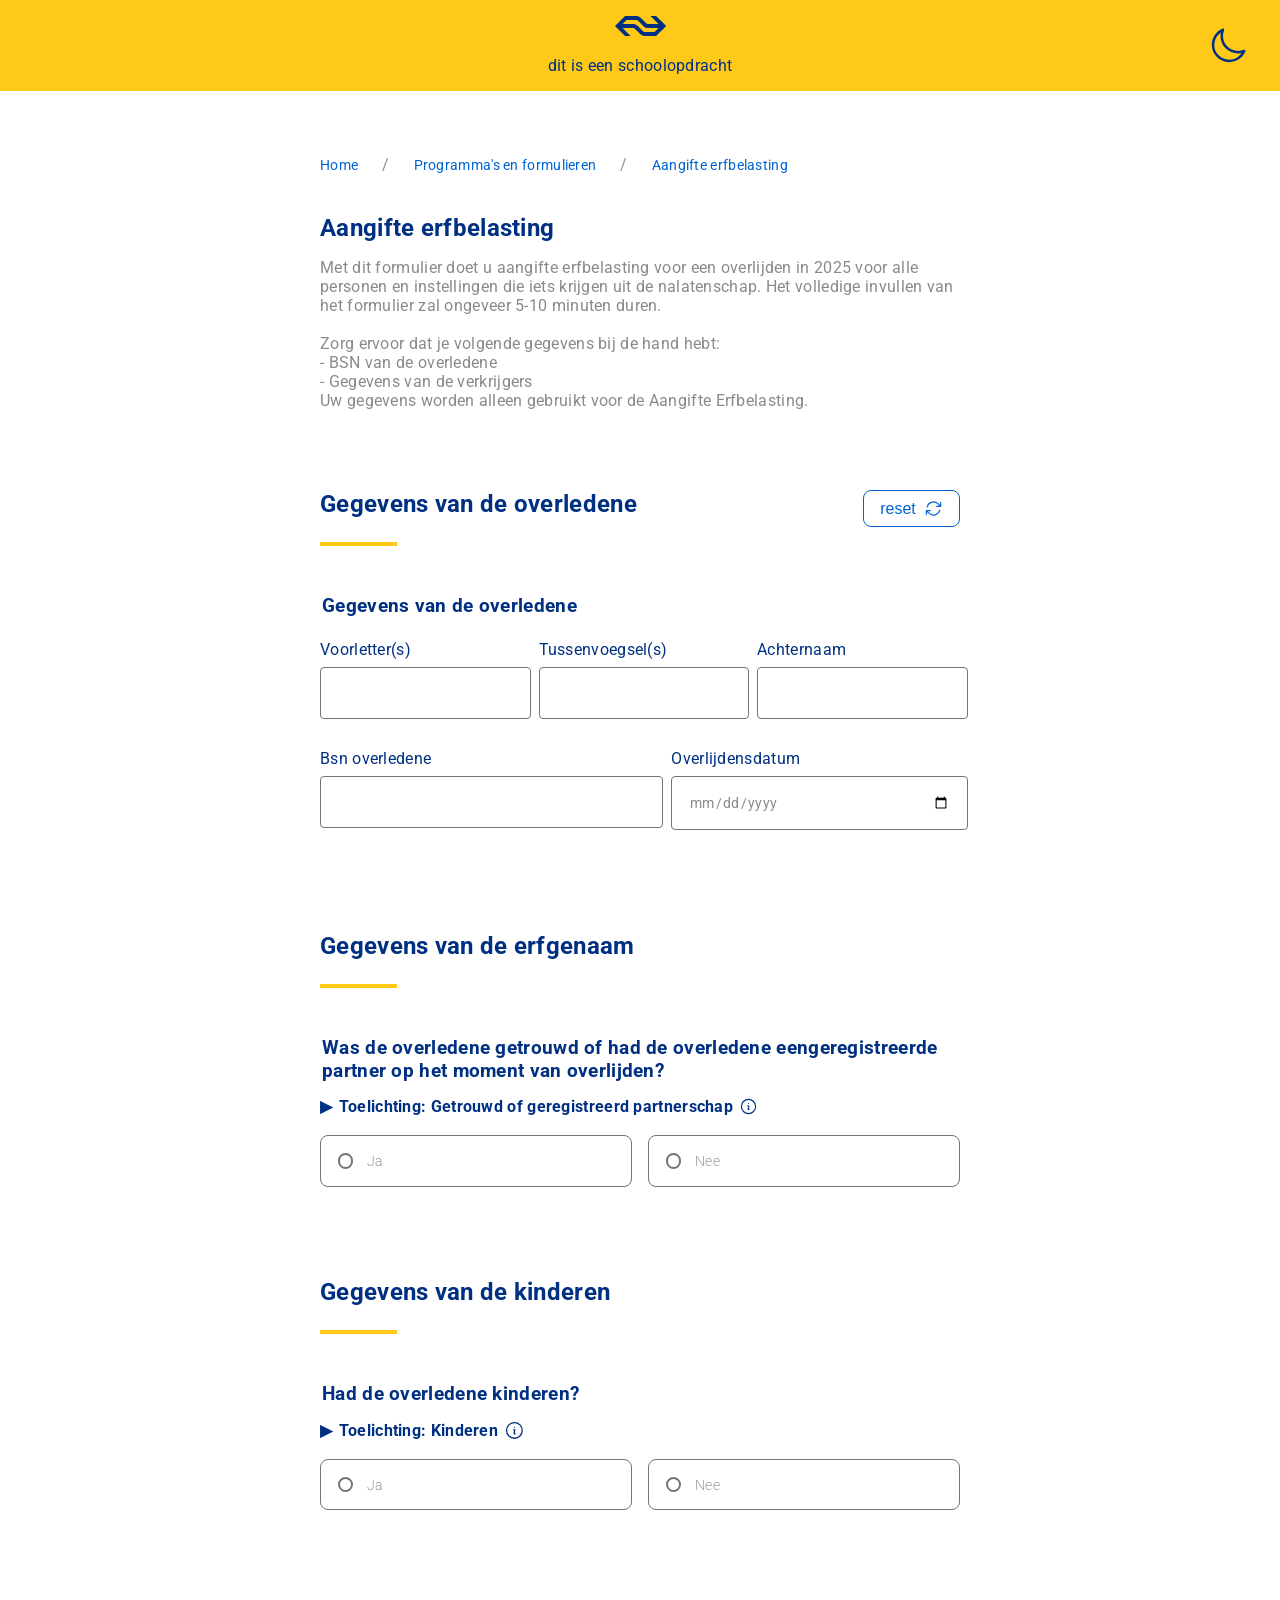
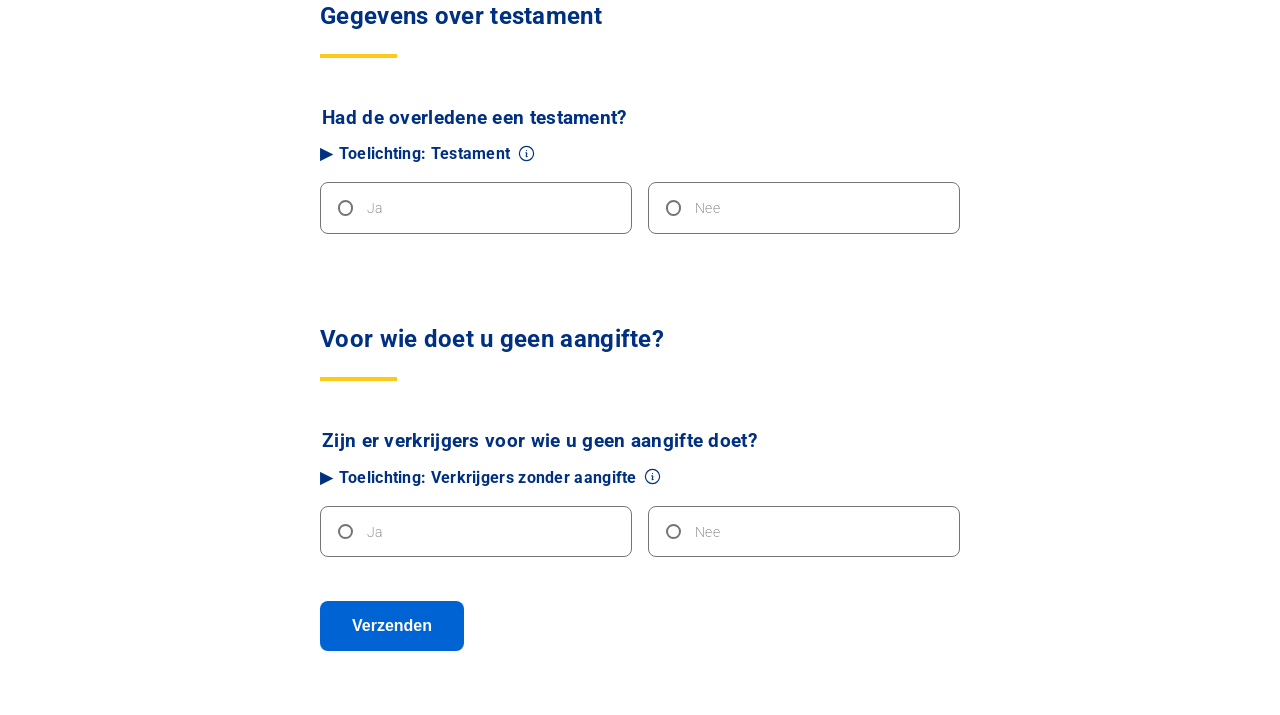
<file: index.html>
<!DOCTYPE html>
<html class="no-js" lang="nl">
<head>
    <meta charset="UTF-8">
    <meta name="viewport" content="width=device-width, initial-scale=1">
    <title>Aangifte erfbelasting</title>

    <link href="styles/style.css" rel="stylesheet">
    <link rel="icon" type="image/png" sizes="32x32" href="images/favicon-32x32.png?v=3">

    <!-- v=2 https://claude.ai/chat/cecf5ec5-ee97-4627-b7eb-3ed5d92c6b74 -->

    <style>
    @import url('https://fonts.googleapis.com/css2?family=Roboto:ital,wght@0,100..900;1,100..900&display=swap');
    </style>
</head>


<body>
    <!-- header en introductie -->
    <header>
        <label for="colorscheme-btn">
            <svg xmlns="http://www.w3.org/2000/svg" fill="none" viewBox="0 0 24 24" stroke-width="1.5" stroke="currentColor" class="size-6">
                <path stroke-linecap="round" stroke-linejoin="round" d="M21.752 15.002A9.72 9.72 0 0 1 18 15.75c-5.385 0-9.75-4.365-9.75-9.75 0-1.33.266-2.597.748-3.752A9.753 9.753 0 0 0 3 11.25C3 16.635 7.365 21 12.75 21a9.753 9.753 0 0 0 9.002-5.998Z" />
            </svg>
        </label>
        <nav>
            <label for="colorscheme-btn">
                <input type="checkbox" name="colorscheme-btn">
                <img src="images/Logo Nederlandse Spoorwegen.svg" alt="">
            </label>
            <p>dit is een schoolopdracht</p>
        </nav>

        <label for="colorscheme-btn">
            <input type="checkbox" name="colorscheme-btn">
                <svg xmlns="http://www.w3.org/2000/svg" fill="none" viewBox="0 0 24 24" stroke-width="1.5" stroke="currentColor" class="size-6">
                    <path stroke-linecap="round" stroke-linejoin="round" d="M21.752 15.002A9.72 9.72 0 0 1 18 15.75c-5.385 0-9.75-4.365-9.75-9.75 0-1.33.266-2.597.748-3.752A9.753 9.753 0 0 0 3 11.25C3 16.635 7.365 21 12.75 21a9.753 9.753 0 0 0 9.002-5.998Z" />
                </svg>
        </label>

    </header>

    <section>
        <nav>
            <ul>
                <li><a href="#">Home</a></li><p>/</p>
                <li><a href="#">Programma's en formulieren</a></li><p>/</p>
                <li><a href="#">Aangifte erfbelasting</a></li>
            </ul>
        </nav>
        <h1>
            Aangifte erfbelasting
        </h1>
        <p>
            Met dit formulier doet u aangifte erfbelasting voor een overlijden in 2025 voor alle personen en instellingen die iets krijgen uit de nalatenschap. 
            
            Het volledige invullen van het formulier zal ongeveer 5-10 minuten duren. <br> <br>

            Zorg ervoor dat je volgende gegevens bij de hand hebt: <br>

            - BSN van de overledene <br>
            - Gegevens van de verkrijgers <br>
            Uw gegevens worden alleen gebruikt voor de Aangifte Erfbelasting.
        </p>
    </section>

    <!-- form deel 1 -->
    <section>
        <form action="bevestiging.html" method="get">
            <div class="subheading">
                <h2>
                    Gegevens van de overledene
                </h2> 
                <hr>
                <button type="button" id="reset-btn">reset</button>
            </div>
            
            <div class="wrapper">
                <fieldset class="mainFieldset">
                    <legend>
                        Gegevens van de overledene
                    </legend>

                    <div class="name">
                        <div>
                            <label for="overledene-voorletters">Voorletter(s)
                                <input id="overledene-voorletters" type="text" required pattern="[A-Za-z]+" title="Vul alleen letters in" aria-invalid="true" aria-describedby="error-overledene-voorletters">
                            </label>
                            <p class="error" id="error-overledene-voorletters">Vul voorletters in</p>
                        </div>
                    
                        <div>
                            <label for="overledene-tussenvoegsel">Tussenvoegsel(s)
                                <input id="overledene-tussenvoegsel" type="text" pattern="[A-Za-z]+" title="Vul alleen letters in">
                            </label>
                        </div>
                    
                        <div class="achternaam">
                            <label for="overledene-achternaam">Achternaam
                                <input id="overledene-achternaam" type="text" required pattern="[A-Za-z]+" title="Vul alleen letters in" aria-invalid="true" aria-describedby="error-overledene-achternaam">
                            </label>
                            <p class="error" id="error-overledene-achternaam">Vul achternaam in</p>
                        </div>
                    </div>
                    
                    <div class="name">
                        <div>
                            <label for="bsn">Bsn overledene
                                <input id="bsn" type="text" pattern="[0-9]{8,9}" inputmode="numeric" maxlength="9" required aria-invalid="true" aria-describedby="error-ongeldige-bsn">
                            </label>
                            <p class="error" id="error-ongeldige-bsn">Vul een geldig BSN in (8 of 9 cijfers)</p>
                        </div>
                    
                        <div>
                            <label for="date">Overlijdensdatum
                                <input id="date" type="date" required>
                            </label>
                        </div>
                    </div>
                </fieldset>
            </div>


            <!-- gegevens van de erfgenaam -->
            <div class="wrapper">
                <div class="subheading">
                    <h2>
                    Gegevens van de erfgenaam
                    </h2>

                    <hr>
                </div>

                <fieldset class="mainFieldset test">
                    <legend tabindex="0">
                            Was de overledene getrouwd of had de overledene eengeregistreerde partner op het moment van overlijden?
                    </legend>

                    <details>
                        <summary>Toelichting: Getrouwd of geregistreerd partnerschap</summary>
                        <p>Vul deze vraag in als de overledene op de datum van overlijden getrouwd was of een geregistreerde partner had.</p> <br>
                        <p>U hoeft deze vraag niet in te vullen als:</p>
                        <ul>
                            <li>de overledene een notarieel samenlevingscontract had met diens partner</li>
                            <li>de overledene samen met een partner of huisgenoot op hetzelfde adres stond ingeschreven in de Basisregistratie Personen (BRP) van de gemeente</li>
                        </ul> <br>
                        <p><strong>Finaal verrekenbeding</strong></p>
                        <p>Was de overledene getrouwd op huwelijkse voorwaarden, of hadden de overledene en de partner een geregistreerd partnerschap met partnerschapsvoorwaarden? Dan kan het zijn dat zij samen een finaal verrekenbeding hebben.</p>
                        <p>Dit betekent dat bij overlijden het gezamenlijke vermogen verrekend wordt op dezelfde manier als wanneer ze in gemeenschap van goederen waren getrouwd, of alsof zij geen partnerschapsvoorwaarden hadden. De waarde van sommige zaken kan buiten deze verdeling gehouden worden, zoals het vermogen dat één van de partners al had voordat zij gingen trouwen.</p>
                    </details>

                    <div class="mainHolder">
                            <div class="holder">
                                <label for="1b-1-ja">Ja</label>
                                <input type="radio" id="1b-1-ja" name="getrouwd" value="ja" required>
                            </div>

                        <div class="holder">
                            <label for="1b-1-nee">Nee</label>
                                <input type="radio" id="1b-1-nee" name="getrouwd" value="nee">
                            </div>
                        </div>
                        <p class="error" id="error-getrouwd">Maak een keuze</p>
                </fieldset>

                <fieldset class="mainFieldset test hidden" >
                    <legend>
                            Hadden de overledene en diens echtgenoot of geregistreerde partner huwelijkse of partnerschapsvoorwaarden laten vastleggen in een notariële akte?
                    </legend>

                    <div class="mainHolder">
                        <div class="holder">
                            <label for="1b-2-ja">Ja</label>
                            <input type="radio" id="1b-2-ja" name="huwelijkseVoorwaarden" value="ja" >
                        </div>

                        <div class="holder">
                            <label for="1b-2-nee">Nee</label>
                            <input type="radio" id="1b-2-nee" name="huwelijkseVoorwaarden" value="nee">
                        </div>
                    </div>
                    <p class="error" id="error-huwelijkseVoorwaarden">Maak een keuze</p>
                </fieldset>

                <fieldset class="mainFieldset test hidden" >
                    <legend>
                            Hadden de overledene en diens partner een finaal verrekenbeding?
                    </legend>

                    <div class="mainHolder">
                        <div class="holder">
                            <label for="1b-3-ja">Ja</label>
                            <input type="radio" id="1b-3-ja" name="finaalVerrekenbeding" value="ja">
                        </div>

                        <div class="holder">
                            <label for="1b-3-nee">Nee</label>
                            <input type="radio" id="1b-3-nee" name="finaalVerrekenbeding" value="nee">
                        </div>
                    </div>
                    <p class="error" id="error-finaalVerrekenbeding">Maak een keuze</p>
                </fieldset>

                <fieldset class="mainFieldset test hidden">
                        <legend>Datum huwelijkse of partnerschapsvoorwaarden</legend>
                        <input type="date" id="datumHuwelijkseVoorwaarden" name="datumHuwelijkseVoorwaarden">
                </fieldset>
                <p class="error" id="error-datumHuwelijkseVoorwaarden">Kies een datum</p>
            </div>


            <!-- gegevens van de kinderen -->
            <div class="wrapper">
                <div class="subheading">
                    <h2>
                    Gegevens van de kinderen
                    </h2>

                    <hr>
                </div>

                <fieldset class="mainFieldset test" >
                    <legend tabindex="0">
                        Had de overledene kinderen?
                    </legend>

                    <details>
                        <summary>Toelichting: Kinderen</summary>
                        <p>Het gaat hier om kinderen die:</p> <br>
                        <ul>
                            <li>door geboorte of erkenning eigen kind van de overledene zijn</li> 
                            <li>door de overledene zijn geadopteerd</li>
                        </ul> <br>
                        <p>Het kan zijn dat een (klein)kind van de overledene nog niet geboren is, maar waarvan de moeder zwanger was op het moment van overlijden. Voor dit kind kunt u pas aangifte erfbelasting doen als het geboren is. U kruist dan de relatie '(klein)kind' aan.</p>
                        <p>U geeft aan dat er een ongeboren kind is door ons een brief te sturen met daarin uw naam, BSN en de overlijdensdatum van de overledene:</p> <br>
                        <address>
                            Belastingdienst/Kantoor Eindhoven<br>
                            Antwoordnummer 14660<br>
                            5600 WK Eindhoven
                        </address> <br>
                        <p>De andere verkrijgers moeten wel binnen 8 maanden aangifte doen.</p>
                        <p><strong>Let op!</strong> Het gaat hier niet om pleegkinderen of stiefkinderen.</p>
                        <p>Als 1 van de kinderen al eerder is overleden en dit kind had zelf kinderen, kan diens deel van de erfenis naar diens kinderen gaan. Dit heet <em>plaatsvervulling</em>. In dat geval geeft u de kleinkinderen van de overledene op als verkrijger.</p>
                    </details>

                    <div class="mainHolder">
                            <div class="holder">
                                <label for="1c-1-ja">Ja</label>
                            <input type="radio" id="1c-1-ja" name="kinderen" value="ja" required>
                            </div>

                        <div class="holder">
                            <label for="1c-1-nee">Nee</label>
                                <input type="radio" id="1c-1-nee" name="kinderen" value="nee">
                            </div>
                        </div>
                        <p class="error" id="error-kinderen">Maak een keuze</p>
                </fieldset>

                <fieldset class="mainFieldset test hidden" >
                    <legend>
                        Is 1 van deze kinderen eerder overleden dan de overledene voor wie u nu aangifte doet?
                    </legend>

                    <div class="mainHolder">
                        <div class="holder">
                            <label for="1c-2-ja">Ja</label>
                            <input type="radio" id="1c-2-ja" name="kinderenOverleden" value="ja"> 
                        </div>

                        <div class="holder">
                            <label for="1c-2-nee">Nee</label>
                            <input type="radio" id="1c-2-nee" name="kinderenOverleden" value="nee">
                        </div>
                </fieldset>

                <fieldset class="mainFieldset test hidden" >
                    <legend>
                        Had dit overleden kind zelf kinderen?
                    </legend>

                    <div class="mainHolder">
                        <div class="holder">
                            <label for="1c-3-ja">Ja</label>
                            <input type="radio" id="1c-3-ja" name="kleinkinderen" value="ja">
                        </div>

                        <div class="holder">
                            <label for="1c-3-nee">Nee</label>
                            <input type="radio" id="1c-3-nee" name="kleinkinderen" value="nee">
                            </div>
                        </div>
                </fieldset>
            </div>

            <!-- gegevens over testament -->
            <div class="wrapper">
                <div class="subheading">
                    <h2>
                    Gegevens over testament
                    </h2>

                    <hr>
                </div>

                <fieldset class="mainFieldset test" >
                    <legend tabindex="0">
                        Had de overledene een testament?
                    </legend>

                    <details>
                        <summary>Toelichting: Testament</summary>
                        <p>Vul de gegevens in van de notaris die het testament heeft opgemaakt en de datum van het testament. Vul ook het protocolnummer in.</p> <br>

                        <p><strong>Protocolnummer van een notaris in functie</strong></p>
                        <p>Het nummer van een notaris in functie vindt u op <a href="https://www.registernotariaat.nl" target="_blank">registernotariaat.nl</a> in het Register notariaat. Het actieve protocolnummer is dat waar geen 'Datum eind' bij staat.</p>
                        <p>Hebt u ook een adres nodig? Ga dan naar <a href="https://www.notaris.nl" target="_blank">notaris.nl</a> en vul de plaatsnaam in bij 'Zoek een notaris'. U ziet dan van elk kantoor in de regio het adres.</p> <br>

                        <p><strong>Protocolnummer van een notaris die gestopt is</strong></p>
                        <p>De opvolger van een notaris die gestopt is, vindt u op <a href="https://www.notaris.nl" target="_blank">notaris.nl</a> in het opvolgersarchief. Daar ziet u een naam, kantoor en adres. Die gegevens gebruikt u vervolgens om het protocolnummer te zoeken op <a href="https://www.registernotariaat.nl" target="_blank">registernotariaat.nl</a> in het Register notariaat.</p>
                        <p>Staan er meerdere nummers en komt u er niet uit? Neem dan contact op met het notariskantoor.</p>
                    </details>

                    <div class="mainHolder">
                        <div class="holder">
                            <label for="1c-4-ja">Ja</label>
                            <input type="radio" id="1c-4-ja" name="testament" value="ja" required>
                        </div>

                        <div class="holder">
                            <label for="1c-4-nee">Nee</label>
                            <input type="radio" id="1c-4-nee" name="testament" value="nee">
                        </div>
                    </div>
                    <p class="error" id="error-testament">Maak een keuze</p>
                        

                    <div class="wrapper hidden">
                        <label for="protocolNummer">Protocolnummer notaris
                            <input id="protocolNummer" type="text" pattern="[0-9]{6}" inputmode="numeric" maxlength="6" title="Vul een geldig protocolnummer in. Moet uit 6 cijfers bestaan." aria-invalid="true" aria-describedby="error-protocolNummer">
                        </label>
                        <p class="error" id="error-protocolNummer">Vul een geldig protocolnummer in. Moet uit 6 cijfers bestaan.</p>

                        <!-- https://stackoverflow.com/questions/37548397/html5-validate-input-to-accept-alphabets-only -->
                        <div class="name">
                            <div>
                                <label for="notaris-voorletters">Voorletter(s)
                                    <input id="notaris-voorletters" type="text" pattern="[A-Za-z]+" title="Vul alleen letters in" aria-invalid="true" aria-describedby="error-notaris-voorletters">
                                </label>
                                <p class="error" id="error-notaris-voorletters">Vul voorletters in</p>
                                <!-- werkt niet omdat het niet required is -->
                            </div>
                        
                            <div>
                                <label for="notaris-tussenvoegsel">Tussenvoegsel(s)
                                    <input id="notaris-tussenvoegsel" type="text">
                                </label>
                            </div>
                            
                            <div class="achternaam">
                                <label for="notaris-achternaam">Achternaam
                                    <input id="notaris-achternaam" type="text" pattern="[A-Za-z]+" title="Vul alleen letters in" aria-invalid="true" aria-describedby="error-notaris-achternaam">
                                </label>
                                <p class="error" id="error-notaris-achternaam">Vul achternaam in</p>
                            </div>
                        </div>

                        <!-- <div>
                            <label for="notaris-vestigingsplaats">Vestigingsplaats
                                <input id="notaris-vestigingsplaats" type="text" pattern="[A-Za-z\s]+" title="Vul alleen letters in">
                            </label>
                            <p class="error" id="error-notaris-vestigingsplaats">Vul vestigingsplaats in</p>
                        </div> -->

                        <!-- datalist voor steden https://claude.ai/chat/97981b05-162e-48de-a359-090140661e25 -->
                        <div>
                            <label for="notaris-vestigingsplaats">Vestigingsplaats
                                <input 
                                    id="notaris-vestigingsplaats" 
                                    type="text" 
                                    pattern="[A-Za-z\s]+" 
                                    title="Vul alleen letters in"
                                    list="steden-lijst"
                                    autocomplete="off"
                                >
                            </label>
                            <datalist id="steden-lijst">
                                <option value="Amsterdam">
                                <option value="Abcoude">
                                <option value="Rotterdam">
                                <option value="Den Haag">
                                <option value="Utrecht">
                                <option value="Eindhoven">
                                <option value="Groningen">
                                <option value="Tilburg">
                                <option value="Almere">
                                <option value="Breda">
                                <option value="Nijmegen">
                                <option value="Enschede">
                                <option value="Apeldoorn">
                                <option value="Haarlem">
                                <option value="Arnhem">
                                <option value="Amersfoort">
                                <option value="Zaanstad">
                                <option value="Haarlemmermeer">
                                <option value="'s-Hertogenbosch">
                                <option value="Zwolle">
                                <option value="Zoetermeer">
                                <option value="Leiden">
                                <option value="Maastricht">
                                <option value="Dordrecht">
                                <option value="Ede">
                                <option value="Westland">
                                <option value="Delft">
                                <option value="Alkmaar">
                                <option value="Emmen">
                                <option value="Deventer">
                                <option value="Venlo">
                                <option value="Leeuwarden">
                                <option value="Sittard-Geleen">
                                <option value="Helmond">
                                <option value="Oss">
                                <option value="Hilversum">
                                <option value="Hengelo">
                                <option value="Amstelveen">
                                <option value="Purmerend">
                                <option value="Roosendaal">
                                <option value="Schiedam">
                                <option value="Spijkenisse">
                                <option value="Vlaardingen">
                                <option value="Gouda">
                                <option value="Hoorn">
                                <option value="Alphen aan den Rijn">
                                <option value="Middelburg">
                                <option value="Lelystad">
                                <option value="Bergen op Zoom">
                                <option value="Zeist">
                                <option value="Nieuwegein">
                            </datalist>
                            <p class="error" id="error-notaris-vestigingsplaats">Vul vestigingsplaats in</p>
                        </div>

                        <div>
                            <label for="datumTestament">Datum testament of laatste wijziging
                                <input id="datumTestament" type="date" name="datumTestament" aria-invalid="true" aria-describedby="error-datumTestament">
                            </label>
                            <p class="error" id="error-datumTestament">Kies een datum</p>
                        </div>
                    </div>

                    <!-- <p class="error" id="error-notaris" aria-live="polite">Dit veld is incorrect</p> -->
                </fieldset>
            </div>


            <!-- verkrijgers -->
            <!-- <div class="wrapper">
                <div class="subheading">
                    <h2>
                    Voor wie doet u geen aangifte?
                    </h2>
    
                    <hr>
                </div>

                <fieldset class="mainFieldset test verkrijgerDeel" >
                <legend>
                    Zijn er verkrijgers voor wie u geen aangifte doet?
                </legend>

                <details>
                    <summary>Toelichting: Verkrijgers zonder aangifte</summary>
                    <p>Bij deze vraag vult u de gegevens in van de verkrijgers voor wie u geen aangifte doet.</p>
                    <p>Gaat het om een instelling? Vul dan de naam van de instelling in bij 'achternaam' en het RSIN (niet verplicht).</p> <br>

                    <p><strong>Legitieme portie</strong></p>
                    <p>Heeft de overledene in het testament bepaald dat één of meer kinderen niets erven? Dan kunnen zij in bepaalde situaties hun legitieme portie opeisen. Dit is de helft van het erfdeel waar kinderen recht op zouden hebben als er geen testament was.</p>
                    <p>Kruis 'Ja' aan als de verkrijger voor wie u geen aangifte doet een beroep doet op diens legitieme portie.</p> <br>

                    <p><strong>RSIN</strong></p>
                    <p>RSIN staat voor Rechtspersonen en Samenwerkingsverbanden Informatie Nummer. Een RSIN bestaat uit 9 cijfers. Instellingen en bedrijven die ingeschreven staan bij de Kamer van Koophandel krijgen altijd een RSIN, behalve eenmanszaken. Soms plaatst een organisatie haar RSIN of fiscaal identificatienummer op haar eigen website.</p>
                </details>

                <div class="mainHolder">
                    <div class="holder">
                        <label for="3b-1-ja">Ja</label>
                        <input type="radio" id="3b-1-ja" name="geenAangifte" value="ja" required>
                    </div>

                    <div class="holder">
                        <label for="3b-1-nee">Nee</label>
                        <input type="radio" id="3b-1-nee" name="geenAangifte" value="nee">
                    </div>
                </div>
                <p class="error" id="error-verkrijger">Maak een keuze</p>
            </fieldset>

                <fieldset class="mainFieldset test verkrijger hidden">
                    <legend>
                        Verkrijger 1
                    </legend>

                    <label for="verkrijger1-bsnRsin">Bsn/RSIN
                        <input id="verkrijger1-bsnRsin" type="text" pattern="[0-9]{8,9}" inputmode="numeric" maxlength="9" >
                    </label>

                    <div class="name">
                        <label for="verkrijger1-voorletters">Voorletter(s)
                            <input id="verkrijger1-voorletters" type="text" >
                        </label>
                        <p class="error" id="error-verkrijger1-voorletters">Vul voorletters in</p>
                    
                        <label for="verkrijger1-tussenvoegsel">Tussenvoegsel(s)
                            <input id="verkrijger1-tussenvoegsel" type="text">
                        </label>
                    
                        <label for="verkrijger1-achternaam">Achternaam
                            <input id="verkrijger1-achternaam" type="text" >
                        </label>
                        <p class="error" id="error-verkrijger1-achternaam">Vul achternaam in</p>
                    </div>

                    <fieldset class="mainFieldset test" >
                        <legend>
                            Krijgt deze verkrijger waarvoor u geen aangifte doet het hele vermogen?
                        </legend>

                        <div class="mainHolder">
                            <div class="holder">
                                <label for="verkrijger1-heleVermogen-ja">Ja</label>

                                <input type="radio" id="verkrijger1-heleVermogen-ja" name="verkrijger1-heleVermogen" value="ja">
                            </div>

                            <div class="holder">
                                <label for="verkrijger1-heleVermogen-nee">Nee</label>
                                    
                                <input type="radio" id="verkrijger1-heleVermogen-nee" name="verkrijger1-heleVermogen" value="nee">
                            </div>
                        </div>
                    </fieldset>

                    <fieldset class="mainFieldset test" >
                        <legend>
                            Doet deze verkrijger een beroep op diens legitieme portie (wettelijke erfdeel)?
                        </legend>

                        <div class="mainHolder">
                            <div class="holder">
                                <label for="verkrijger1-legitiemePortie-ja">Ja</label>

                                <input type="radio" id="verkrijger1-legitiemePortie-ja" name="verkrijger1-legitiemePortie" value="ja">
                            </div>

                            <div class="holder">
                                <label for="verkrijger1-legitiemePortie-nee">Nee</label>
                                    
                                <input type="radio" id="verkrijger1-legitiemePortie-nee" name="verkrijger1-legitiemePortie" value="nee">
                            </div>
                        </div>
                    </fieldset>
                </fieldset>

                <fieldset class="mainFieldset test verkrijger verkrijgerHidden hidden">
                    <div class="wrapper-verkrijger-btn">
                        <legend>
                            Verkrijger 2
                        </legend>
                        <button class="verkrijgerVerwijderenIndividueel" type="button" aria-label="Verwijder verkrijger 2">
                            <svg xmlns="http://www.w3.org/2000/svg" fill="none" viewBox="0 0 24 24" stroke-width="1.5" stroke="currentColor" class="size-6">
                                <path stroke-linecap="round" stroke-linejoin="round" d="M5 12h14" />
                            </svg>
                            Verwijder verkrijger
                        </button>
                    </div>

                    <label for="verkrijger2-bsnRsin">Bsn/RSIN
                        <input id="verkrijger2-bsnRsin" type="text" pattern="[0-9]{8,9}" inputmode="numeric" maxlength="9" >
                    </label>

                    <div class="name">
                        <label for="verkrijger2-voorletters">Voorletter(s)
                            <input id="verkrijger2-voorletters" type="text" >
                        </label>
                    
                        <label for="verkrijger2-tussenvoegsel">Tussenvoegsel(s)
                            <input id="verkrijger2-tussenvoegsel" type="text">
                        </label>
                    
                        <label for="verkrijger2-achternaam">Achternaam
                            <input id="verkrijger2-achternaam" type="text" >
                        </label>
                    </div>

                    <fieldset class="mainFieldset test" >
                        <legend>
                            Krijgt deze verkrijger waarvoor u geen aangifte doet het hele vermogen?
                        </legend>

                        <div class="mainHolder">
                            <div class="holder">
                                <label for="verkrijger2-heleVermogen-ja">Ja</label>

                                <input type="radio" id="verkrijger2-heleVermogen-ja" name="verkrijger2-heleVermogen" value="ja">
                            </div>

                            <div class="holder">
                                <label for="verkrijger2-heleVermogen-nee">Nee</label>
                                    
                                <input type="radio" id="verkrijger2-heleVermogen-nee" name="verkrijger2-heleVermogen" value="nee">
                            </div>
                        </div>
                    </fieldset>

                    <fieldset class="mainFieldset test" >
                        <legend>
                            Doet deze verkrijger een beroep op diens legitieme portie (wettelijke erfdeel)?
                        </legend>

                        <div class="mainHolder">
                            <div class="holder">
                                <label for="verkrijger2-legitiemePortie-ja">Ja</label>

                                <input type="radio" id="verkrijger2-legitiemePortie-ja" name="verkrijger2-legitiemePortie" value="ja">
                            </div>

                            <div class="holder">
                                <label for="verkrijger2-legitiemePortie-nee">Nee</label>
                                    
                                <input type="radio" id="verkrijger2-legitiemePortie-nee" name="verkrijger2-legitiemePortie" value="nee">
                            </div>
                        </div>
                    </fieldset>
                </fieldset>

                <fieldset class="mainFieldset test verkrijger verkrijgerHidden hidden">
                    
                    <div class="wrapper-verkrijger-btn">
                        <legend>
                            Verkrijger 3
                        </legend>
                        <button class="verkrijgerVerwijderenIndividueel" type="button" aria-label="Verwijder verkrijger 3">
                            <svg xmlns="http://www.w3.org/2000/svg" fill="none" viewBox="0 0 24 24" stroke-width="1.5" stroke="currentColor" class="size-6">
                                <path stroke-linecap="round" stroke-linejoin="round" d="M5 12h14" />
                            </svg>
                            Verwijder verkrijger
                        </button>
                    </div>

                    <label for="verkrijger3-bsnRsin">Bsn/RSIN
                        <input id="verkrijger3-bsnRsin" type="text" pattern="[0-9]{8,9}" inputmode="numeric" maxlength="9" >
                    </label>

                    <div class="name">
                        <label for="verkrijger3-voorletters">Voorletter(s)
                            <input id="verkrijger3-voorletters" type="text" >
                        </label>
                    
                        <label for="verkrijger3-tussenvoegsel">Tussenvoegsel(s)
                            <input id="verkrijger3-tussenvoegsel" type="text">
                        </label>
                    
                        <label for="verkrijger3-achternaam">Achternaam
                            <input id="verkrijger3-achternaam" type="text">
                        </label>
                    </div>

                    <fieldset class="mainFieldset test" >
                        <legend>
                            Krijgt deze verkrijger waarvoor u geen aangifte doet het hele vermogen?
                        </legend>

                        <div class="mainHolder">
                            <div class="holder">
                                <label for="verkrijger3-heleVermogen-ja">Ja</label>

                                <input type="radio" id="verkrijger3-heleVermogen-ja" name="verkrijger3-heleVermogen" value="ja">
                            </div>

                            <div class="holder">
                                <label for="verkrijger3-heleVermogen-nee">Nee</label>
                                    
                                <input type="radio" id="verkrijger3-heleVermogen-nee" name="verkrijger3-heleVermogen" value="nee">
                            </div>
                        </div>
                    </fieldset>

                    <fieldset class="mainFieldset test" >
                        <legend>
                            Doet deze verkrijger een beroep op diens legitieme portie (wettelijke erfdeel)?
                        </legend>

                        <div class="mainHolder">
                            <div class="holder">
                                <label for="verkrijger3-legitiemePortie-ja">Ja</label>

                                <input type="radio" id="verkrijger3-legitiemePortie-ja" name="verkrijger3-legitiemePortie" value="ja">
                            </div>

                            <div class="holder">
                                <label for="verkrijger3-legitiemePortie-nee">Nee</label>
                                    
                                <input type="radio" id="verkrijger3-legitiemePortie-nee" name="verkrijger3-legitiemePortie" value="nee">
                            </div>
                        </div>
                    </fieldset>
                </fieldset>

                <fieldset class="mainFieldset test verkrijger verkrijgerHidden hidden">
                    <div class="wrapper-verkrijger-btn">
                        <legend>
                            Verkrijger 4
                        </legend>
                        <button class="verkrijgerVerwijderenIndividueel" type="button" aria-label="Verwijder verkrijger 4">
                            <svg xmlns="http://www.w3.org/2000/svg" fill="none" viewBox="0 0 24 24" stroke-width="1.5" stroke="currentColor" class="size-6">
                                <path stroke-linecap="round" stroke-linejoin="round" d="M5 12h14" />
                            </svg>
                            Verwijder verkrijger
                        </button>
                    </div>

                    <label for="verkrijger4-bsnRsin">Bsn/RSIN
                        <input id="verkrijger4-bsnRsin" type="text" pattern="[0-9]{8,9}" inputmode="numeric" maxlength="9" >
                    </label>

                    <div class="name">
                        <label for="verkrijger4-voorletters">Voorletter(s)
                            <input id="verkrijger4-voorletters" type="text">
                        </label>
                    
                        <label for="verkrijger4-tussenvoegsel">Tussenvoegsel(s)
                            <input id="verkrijger4-tussenvoegsel" type="text">
                        </label>
                    
                        <label for="verkrijger4-achternaam">Achternaam
                            <input id="verkrijger4-achternaam" type="text" >
                        </label>
                    </div>

                    <fieldset class="mainFieldset test" >
                        <legend>
                            Krijgt deze verkrijger waarvoor u geen aangifte doet het hele vermogen?
                        </legend>

                        <div class="mainHolder">
                            <div class="holder">
                                <label for="verkrijger4-heleVermogen-ja">Ja</label>

                                <input type="radio" id="verkrijger4-heleVermogen-ja" name="verkrijger4-heleVermogen" value="ja">
                            </div>

                            <div class="holder">
                                <label for="verkrijger4-heleVermogen-nee">Nee</label>
                                    
                                <input type="radio" id="verkrijger4-heleVermogen-nee" name="verkrijger4-heleVermogen" value="nee">
                            </div>
                        </div>
                    </fieldset>

                    <fieldset class="mainFieldset test" >
                        <legend>
                            Doet deze verkrijger een beroep op diens legitieme portie (wettelijke erfdeel)?
                        </legend>

                        <div class="mainHolder">
                            <div class="holder">
                                <label for="verkrijger4-legitiemePortie-ja">Ja</label>

                                <input type="radio" id="verkrijger4-legitiemePortie-ja" name="verkrijger4-legitiemePortie" value="ja">
                            </div>

                            <div class="holder">
                                <label for="verkrijger4-legitiemePortie-nee">Nee</label>
                                    
                                <input type="radio" id="verkrijger4-legitiemePortie-nee" name="verkrijger4-legitiemePortie" value="nee">
                            </div>
                        </div>
                    </fieldset>
                </fieldset>
            
                <div class="verkrijgerKnoppen">
                    <button class="verkrijgerToevoegen hidden" type="button"> <svg xmlns="http://www.w3.org/2000/svg" fill="none" viewBox="0 0 24 24" stroke-width="1.5" stroke="currentColor" class="size-6">
                    <path stroke-linecap="round" stroke-linejoin="round" d="M12 4.5v15m7.5-7.5h-15" />
                    </svg>Voeg verkrijger toe</button>
                </div>
            </div> -->
            
            <div class="wrapper">
                <div class="subheading">
                    <h2>Voor wie doet u geen aangifte?</h2>
                    <hr>
                </div>

                <fieldset class="mainFieldset test verkrijgerDeel">
                    <legend>Zijn er verkrijgers voor wie u geen aangifte doet?</legend>

                    <details>
                        <summary>Toelichting: Verkrijgers zonder aangifte</summary>
                        <p>Bij deze vraag vult u de gegevens in van de verkrijgers voor wie u geen aangifte doet.</p>
                        <p>Gaat het om een instelling? Vul dan de naam van de instelling in bij 'achternaam' en het RSIN (niet verplicht).</p> <br>
                        <p><strong>Legitieme portie</strong></p>
                        <p>Heeft de overledene in het testament bepaald dat één of meer kinderen niets erven? Dan kunnen zij in bepaalde situaties hun legitieme portie opeisen. Dit is de helft van het erfdeel waar kinderen recht op zouden hebben als er geen testament was.</p>
                        <p>Kruis 'Ja' aan als de verkrijger voor wie u geen aangifte doet een beroep doet op diens legitieme portie.</p> <br>
                        <p><strong>RSIN</strong></p>
                        <p>RSIN staat voor Rechtspersonen en Samenwerkingsverbanden Informatie Nummer. Een RSIN bestaat uit 9 cijfers. Instellingen en bedrijven die ingeschreven staan bij de Kamer van Koophandel krijgen altijd een RSIN, behalve eenmanszaken. Soms plaatst een organisatie haar RSIN of fiscaal identificatienummer op haar eigen website.</p>
                    </details>

                    <div class="mainHolder">
                        <div class="holder">
                            <label for="3b-1-ja">Ja</label>
                            <input type="radio" id="3b-1-ja" name="geenAangifte" value="ja" required>
                        </div>
                        <div class="holder">
                            <label for="3b-1-nee">Nee</label>
                            <input type="radio" id="3b-1-nee" name="geenAangifte" value="nee">
                        </div>
                    </div>
                    <p class="error" id="error-verkrijger">Maak een keuze</p>
                </fieldset>

                <!-- Verkrijger 1 -->
                <fieldset class="mainFieldset test verkrijger hidden">
                    <legend>Verkrijger 1</legend>

                    <!-- vragen of het een persoon of instelling is -->
                    <fieldset class="mainFieldset instellingOfPersoon">
                        <legend>Gaat het om een persoon of instelling?</legend>
                        <div class="mainHolder">
                            <div class="holder">
                            <label for="verkrijger1-type-persoon">Persoon</label>
                            <input type="radio" id="verkrijger1-type-persoon" 
                                    name="verkrijger1-type" value="persoon" required checked>
                            </div>
                            <div class="holder">
                            <label for="verkrijger1-type-instelling">Instelling</label>
                            <input type="radio" id="verkrijger1-type-instelling" 
                                    name="verkrijger1-type" value="instelling">
                            </div>
                        </div>
                    </fieldset>

                    <div class="name">
                        <div>
                            <label for="verkrijger1-bsnRsin">Bsn/RSIN
                                <input id="verkrijger1-bsnRsin" type="text" pattern="[0-9]{8,9}" inputmode="numeric" maxlength="9" title="Vul een geldig BSN/RSIN in (8 of 9 cijfers)" aria-invalid="true" aria-describedby="error-verkrijger1-bsnRsin">
                            </label>
                            <p class="error" id="error-verkrijger1-bsnRsin">Vul een geldig BSN/RSIN in (8 of 9 cijfers)</p>
                        </div>
                    </div>

                    <div class="name">
                        <div>
                            <label for="verkrijger1-voorletters">Voorletter(s)
                                <input id="verkrijger1-voorletters" type="text" pattern="[A-Za-z]+" title="Vul alleen letters in" aria-invalid="true" aria-describedby="error-verkrijger1-voorletters">
                            </label>
                            <p class="error" id="error-verkrijger1-voorletters">Vul voorletters in</p>
                        </div>
                        <div>
                            <label for="verkrijger1-tussenvoegsel">Tussenvoegsel(s)
                                <input id="verkrijger1-tussenvoegsel" type="text">
                            </label>
                        </div>
                        <div class="achternaam">
                            <label for="verkrijger1-achternaam">
                                <span>Achternaam</span>
                                <input id="verkrijger1-achternaam" type="text" pattern="[A-Za-z]+" title="Vul alleen letters in" aria-invalid="true" aria-describedby="error-verkrijger1-achternaam">
                            </label>
                            <p class="error" id="error-verkrijger1-achternaam">Vul achternaam in</p>
                        </div>
                    </div>

                    <fieldset class="mainFieldset test">
                        <legend>Krijgt deze verkrijger waarvoor u geen aangifte doet het hele vermogen?</legend>
                        <div class="mainHolder">
                            <div class="holder">
                                <label for="verkrijger1-heleVermogen-ja">Ja</label>
                                <input type="radio" id="verkrijger1-heleVermogen-ja" name="verkrijger1-heleVermogen" value="ja">
                            </div>
                            <div class="holder">
                                <label for="verkrijger1-heleVermogen-nee">Nee</label>
                                <input type="radio" id="verkrijger1-heleVermogen-nee" name="verkrijger1-heleVermogen" value="nee">
                            </div>
                        </div>
                        <p class="error" id="error-verkrijger1-heleVermogen">Maak een keuze</p>
                    </fieldset>

                    <fieldset class="mainFieldset test">
                        <legend>Doet deze verkrijger een beroep op diens legitieme portie (wettelijke erfdeel)?</legend>
                        <div class="mainHolder">
                            <div class="holder">
                                <label for="verkrijger1-legitiemePortie-ja">Ja</label>
                                <input type="radio" id="verkrijger1-legitiemePortie-ja" name="verkrijger1-legitiemePortie" value="ja">
                            </div>
                            <div class="holder">
                                <label for="verkrijger1-legitiemePortie-nee">Nee</label>
                                <input type="radio" id="verkrijger1-legitiemePortie-nee" name="verkrijger1-legitiemePortie" value="nee">
                            </div>
                        </div>
                        <p class="error" id="error-verkrijger1-legitiemePortie">Maak een keuze</p>
                    </fieldset>
                </fieldset>

                <!-- Verkrijger 2 -->
                <fieldset class="mainFieldset test verkrijger verkrijgerHidden hidden">
                    <div class="wrapper-verkrijger-btn">
                        <legend>Verkrijger 2</legend>

                        
                        <button class="verkrijgerVerwijderenIndividueel" type="button" aria-label="Verwijder verkrijger 2">
                            <svg xmlns="http://www.w3.org/2000/svg" fill="none" viewBox="0 0 24 24" stroke-width="1.5" stroke="currentColor" class="size-6">
                                <path stroke-linecap="round" stroke-linejoin="round" d="M5 12h14" />
                            </svg>
                            Verwijder verkrijger
                        </button>
                    </div>
                    <fieldset class="mainFieldset instellingOfPersoon">
                        <legend>Gaat het om een persoon of instelling?</legend>
                        <div class="mainHolder">
                            <div class="holder">
                            <label for="verkrijger2-type-persoon">Persoon</label>
                            <input type="radio" id="verkrijger2-type-persoon" 
                                    name="verkrijger2-type" value="persoon" required checked>
                            </div>
                            <div class="holder">
                            <label for="verkrijger2-type-instelling">Instelling</label>
                            <input type="radio" id="verkrijger2-type-instelling" 
                                    name="verkrijger2-type" value="instelling">
                            </div>
                        </div>
                    </fieldset>

                    <div class="name">
                        <div>
                            <label for="verkrijger2-bsnRsin">Bsn/RSIN
                                <input id="verkrijger2-bsnRsin" type="text" pattern="[0-9]{8,9}" inputmode="numeric" maxlength="9"  title="Vul een geldig BSN/RSIN in (8 of 9 cijfers)" aria-invalid="true" aria-describedby="error-verkrijger2-bsnRsin">
                            </label>
                            <p class="error" id="error-verkrijger2-bsnRsin">Vul een geldig BSN/RSIN in (8 of 9 cijfers)</p>
                        </div>
                    </div>

                    <div class="name">
                        <div>
                            <label for="verkrijger2-voorletters">Voorletter(s)
                                <input id="verkrijger2-voorletters" type="text" pattern="[A-Za-z]+" title="Vul alleen letters in" aria-invalid="true" aria-describedby="error-verkrijger2-voorletters">
                            </label>
                            <p class="error" id="error-verkrijger2-voorletters">Vul voorletters in</p>
                        </div>
                        <div>
                            <label for="verkrijger2-tussenvoegsel">Tussenvoegsel(s)
                                <input id="verkrijger2-tussenvoegsel" type="text">
                            </label>
                        </div>
                        <div class="achternaam">
                            <label for="verkrijger2-achternaam">
                                <span>Achternaam</span>
                                <input id="verkrijger2-achternaam" type="text" pattern="[A-Za-z]+" title="Vul alleen letters in" aria-invalid="true" aria-describedby="error-verkrijger2-achternaam">
                            </label>
                            <p class="error" id="error-verkrijger2-achternaam">Vul achternaam in</p>
                        </div>
                    </div>

                    <fieldset class="mainFieldset test">
                        <legend>Krijgt deze verkrijger waarvoor u geen aangifte doet het hele vermogen?</legend>
                        <div class="mainHolder">
                            <div class="holder">
                                <label for="verkrijger2-heleVermogen-ja">Ja</label>
                                <input type="radio" id="verkrijger2-heleVermogen-ja" name="verkrijger2-heleVermogen" value="ja">
                            </div>
                            <div class="holder">
                                <label for="verkrijger2-heleVermogen-nee">Nee</label>
                                <input type="radio" id="verkrijger2-heleVermogen-nee" name="verkrijger2-heleVermogen" value="nee">
                            </div>
                        </div>
                        <p class="error" id="error-verkrijger2-heleVermogen">Maak een keuze</p>
                    </fieldset>

                    <fieldset class="mainFieldset test">
                        <legend>Doet deze verkrijger een beroep op diens legitieme portie (wettelijke erfdeel)?</legend>
                        <div class="mainHolder">
                            <div class="holder">
                                <label for="verkrijger2-legitiemePortie-ja">Ja</label>
                                <input type="radio" id="verkrijger2-legitiemePortie-ja" name="verkrijger2-legitiemePortie" value="ja">
                            </div>
                            <div class="holder">
                                <label for="verkrijger2-legitiemePortie-nee">Nee</label>
                                <input type="radio" id="verkrijger2-legitiemePortie-nee" name="verkrijger2-legitiemePortie" value="nee">
                            </div>
                        </div>
                        <p class="error" id="error-verkrijger2-legitiemePortie">Maak een keuze</p>
                    </fieldset>
                </fieldset>

                <!-- Verkrijger 3 -->
                <fieldset class="mainFieldset test verkrijger verkrijgerHidden hidden">
                    <div class="wrapper-verkrijger-btn">
                        <legend>Verkrijger 3</legend>

                        
                        <button class="verkrijgerVerwijderenIndividueel" type="button" aria-label="Verwijder verkrijger 3">
                            <svg xmlns="http://www.w3.org/2000/svg" fill="none" viewBox="0 0 24 24" stroke-width="1.5" stroke="currentColor" class="size-6">
                                <path stroke-linecap="round" stroke-linejoin="round" d="M5 12h14" />
                            </svg>
                            Verwijder verkrijger
                        </button>
                    </div>
                    
                    <fieldset class="mainFieldset instellingOfPersoon">
                        <legend>Gaat het om een persoon of instelling?</legend>
                        <div class="mainHolder">
                            <div class="holder">
                            <label for="verkrijger3-type-persoon">Persoon</label>
                            <input type="radio" id="verkrijger3-type-persoon" 
                                    name="verkrijger3-type" value="persoon" required checked>
                            </div>
                            <div class="holder">
                            <label for="verkrijger3-type-instelling">Instelling</label>
                            <input type="radio" id="verkrijger3-type-instelling" 
                                    name="verkrijger3-type" value="instelling">
                            </div>
                        </div>
                    </fieldset>
                    <div class="name">
                        <div>
                            <label for="verkrijger3-bsnRsin">Bsn/RSIN
                                <input id="verkrijger3-bsnRsin" type="text" pattern="[0-9]{8,9}" inputmode="numeric" maxlength="9" title="Vul een geldig BSN/RSIN in (8 of 9 cijfers)" aria-invalid="true" aria-describedby="error-verkrijger3-bsnRsin">
                            </label>
                            <p class="error" id="error-verkrijger3-bsnRsin">Vul een geldig BSN/RSIN in (8 of 9 cijfers)</p>
                        </div>
                    </div>

                    <div class="name">
                        <div>
                            <label for="verkrijger3-voorletters">Voorletter(s)
                                <input id="verkrijger3-voorletters" type="text" pattern="[A-Za-z]+" title="Vul alleen letters in" aria-invalid="true" aria-describedby="error-verkrijger3-voorletters">
                            </label>
                            <p class="error" id="error-verkrijger3-voorletters">Vul voorletters in</p>
                        </div>
                        <div>
                            <label for="verkrijger3-tussenvoegsel">Tussenvoegsel(s)
                                <input id="verkrijger3-tussenvoegsel" type="text">
                            </label>
                        </div>
                        <div class="achternaam">
                            <label for="verkrijger3-achternaam"><span>Achternaam</span>
                                <input id="verkrijger3-achternaam" type="text" pattern="[A-Za-z]+" title="Vul alleen letters in" aria-invalid="true" aria-describedby="error-verkrijger3-achternaam">
                            </label>
                            <p class="error" id="error-verkrijger3-achternaam">Vul achternaam in</p>
                        </div>
                    </div>

                    <fieldset class="mainFieldset test">
                        <legend>Krijgt deze verkrijger waarvoor u geen aangifte doet het hele vermogen?</legend>
                        <div class="mainHolder">
                            <div class="holder">
                                <label for="verkrijger3-heleVermogen-ja">Ja</label>
                                <input type="radio" id="verkrijger3-heleVermogen-ja" name="verkrijger3-heleVermogen" value="ja">
                            </div>
                            <div class="holder">
                                <label for="verkrijger3-heleVermogen-nee">Nee</label>
                                <input type="radio" id="verkrijger3-heleVermogen-nee" name="verkrijger3-heleVermogen" value="nee">
                            </div>
                        </div>
                        <p class="error" id="error-verkrijger3-heleVermogen">Maak een keuze</p>
                    </fieldset>

                    <fieldset class="mainFieldset test">
                        <legend>Doet deze verkrijger een beroep op diens legitieme portie (wettelijke erfdeel)?</legend>
                        <div class="mainHolder">
                            <div class="holder">
                                <label for="verkrijger3-legitiemePortie-ja">Ja</label>
                                <input type="radio" id="verkrijger3-legitiemePortie-ja" name="verkrijger3-legitiemePortie" value="ja">
                            </div>
                            <div class="holder">
                                <label for="verkrijger3-legitiemePortie-nee">Nee</label>
                                <input type="radio" id="verkrijger3-legitiemePortie-nee" name="verkrijger3-legitiemePortie" value="nee">
                            </div>
                        </div>
                        <p class="error" id="error-verkrijger3-legitiemePortie">Maak een keuze</p>
                    </fieldset>
                </fieldset>

                <!-- Verkrijger 4 -->
                <fieldset class="mainFieldset test verkrijger verkrijgerHidden hidden">
                    <div class="wrapper-verkrijger-btn">
                        <legend>Verkrijger 4</legend>

                        
                        <button class="verkrijgerVerwijderenIndividueel" type="button" aria-label="Verwijder verkrijger 4">
                            <svg xmlns="http://www.w3.org/2000/svg" fill="none" viewBox="0 0 24 24" stroke-width="1.5" stroke="currentColor" class="size-6">
                                <path stroke-linecap="round" stroke-linejoin="round" d="M5 12h14" />
                            </svg>
                            Verwijder verkrijger
                        </button>
                    </div>
                    
                    <fieldset class="mainFieldset instellingOfPersoon">
                        <legend>Gaat het om een persoon of instelling?</legend>
                        <div class="mainHolder">
                            <div class="holder">
                            <label for="verkrijger4-type-persoon">Persoon</label>
                            <input type="radio" id="verkrijger4-type-persoon" 
                                    name="verkrijger4-type" value="persoon" required checked>
                            </div>
                            <div class="holder">
                            <label for="verkrijger4-type-instelling">Instelling</label>
                            <input type="radio" id="verkrijger4-type-instelling" 
                                    name="verkrijger4-type" value="instelling">
                            </div>
                        </div>
                    </fieldset>
                    <div class="name">
                        <div>
                            <label for="verkrijger4-bsnRsin">Bsn/RSIN
                                <input id="verkrijger4-bsnRsin" type="text" pattern="[0-9]{8,9}" inputmode="numeric" maxlength="9" title="Vul een geldig BSN/RSIN in (8 of 9 cijfers)" aria-invalid="true" aria-describedby="error-verkrijger4-bsnRsin">
                            </label>
                            <p class="error" id="error-verkrijger4-bsnRsin">Vul een geldig BSN/RSIN in (8 of 9 cijfers)</p>
                        </div>
                    </div>

                    <div class="name">
                        <div>
                            <label for="verkrijger4-voorletters">Voorletter(s)
                                <input id="verkrijger4-voorletters" type="text" pattern="[A-Za-z]+" title="Vul alleen letters in" aria-invalid="true" aria-describedby="error-verkrijger4-voorletters">
                            </label>
                            <p class="error" id="error-verkrijger4-voorletters">Vul voorletters in</p>
                        </div>
                        <div>
                            <label for="verkrijger4-tussenvoegsel">Tussenvoegsel(s)
                                <input id="verkrijger4-tussenvoegsel" type="text">
                            </label>
                        </div>
                        <div class="achternaam">
                            <label for="verkrijger4-achternaam">
                                <span>Achternaam</span>
                                <input id="verkrijger4-achternaam" type="text" pattern="[A-Za-z]+" title="Vul alleen letters in" aria-invalid="true" aria-describedby="error-verkrijger4-achternaam">
                            </label>
                            <p class="error" id="error-verkrijger4-achternaam">Vul achternaam in</p>
                        </div>
                    </div>

                    <fieldset class="mainFieldset test">
                        <legend>Krijgt deze verkrijger waarvoor u geen aangifte doet het hele vermogen?</legend>
                        <div class="mainHolder">
                            <div class="holder">
                                <label for="verkrijger4-heleVermogen-ja">Ja</label>
                                <input type="radio" id="verkrijger4-heleVermogen-ja" name="verkrijger4-heleVermogen" value="ja">
                            </div>
                            <div class="holder">
                                <label for="verkrijger4-heleVermogen-nee">Nee</label>
                                <input type="radio" id="verkrijger4-heleVermogen-nee" name="verkrijger4-heleVermogen" value="nee">
                            </div>
                        </div>
                        <p class="error" id="error-verkrijger4-heleVermogen">Maak een keuze</p>
                    </fieldset>

                    <fieldset class="mainFieldset test">
                        <legend>Doet deze verkrijger een beroep op diens legitieme portie (wettelijke erfdeel)?</legend>
                        <div class="mainHolder">
                            <div class="holder">
                                <label for="verkrijger4-legitiemePortie-ja">Ja</label>
                                <input type="radio" id="verkrijger4-legitiemePortie-ja" name="verkrijger4-legitiemePortie" value="ja">
                            </div>
                            <div class="holder">
                                <label for="verkrijger4-legitiemePortie-nee">Nee</label>
                                <input type="radio" id="verkrijger4-legitiemePortie-nee" name="verkrijger4-legitiemePortie" value="nee">
                            </div>
                        </div>
                        <p class="error" id="error-verkrijger4-legitiemePortie">Maak een keuze</p>
                    </fieldset>
                </fieldset>

                <div class="verkrijgerKnoppen">
                    <button class="verkrijgerToevoegen hidden" type="button">
                        <svg xmlns="http://www.w3.org/2000/svg" fill="none" viewBox="0 0 24 24" stroke-width="1.5" stroke="currentColor" class="size-6">
                            <path stroke-linecap="round" stroke-linejoin="round" d="M12 4.5v15m7.5-7.5h-15" />
                        </svg>
                        Voeg verkrijger toe
                    </button>
                </div>
            </div>

                <button type="submit">Verzenden</button>
        </form>
    </section>

    <dialog id="reset-dialog" aria-labelledby="dialog-titel" aria-describedby="dialog-tekst">
        <h2 id="dialog-titel">Gegevens wissen?</h2>
        <p id="dialog-tekst">Weet u zeker dat u alle ingevulde gegevens wilt wissen? Dit kan niet ongedaan worden gemaakt.</p>
        <div class="dialog-btns">
            <button type="button" id="dialog-annuleer">Annuleren</button>
            <button type="button" id="dialog-bevestig">Ja, alles wissen</button>
        </div>
    </dialog>

    <script src="scripts/script.js"></script>
</body>
</html>
</file>
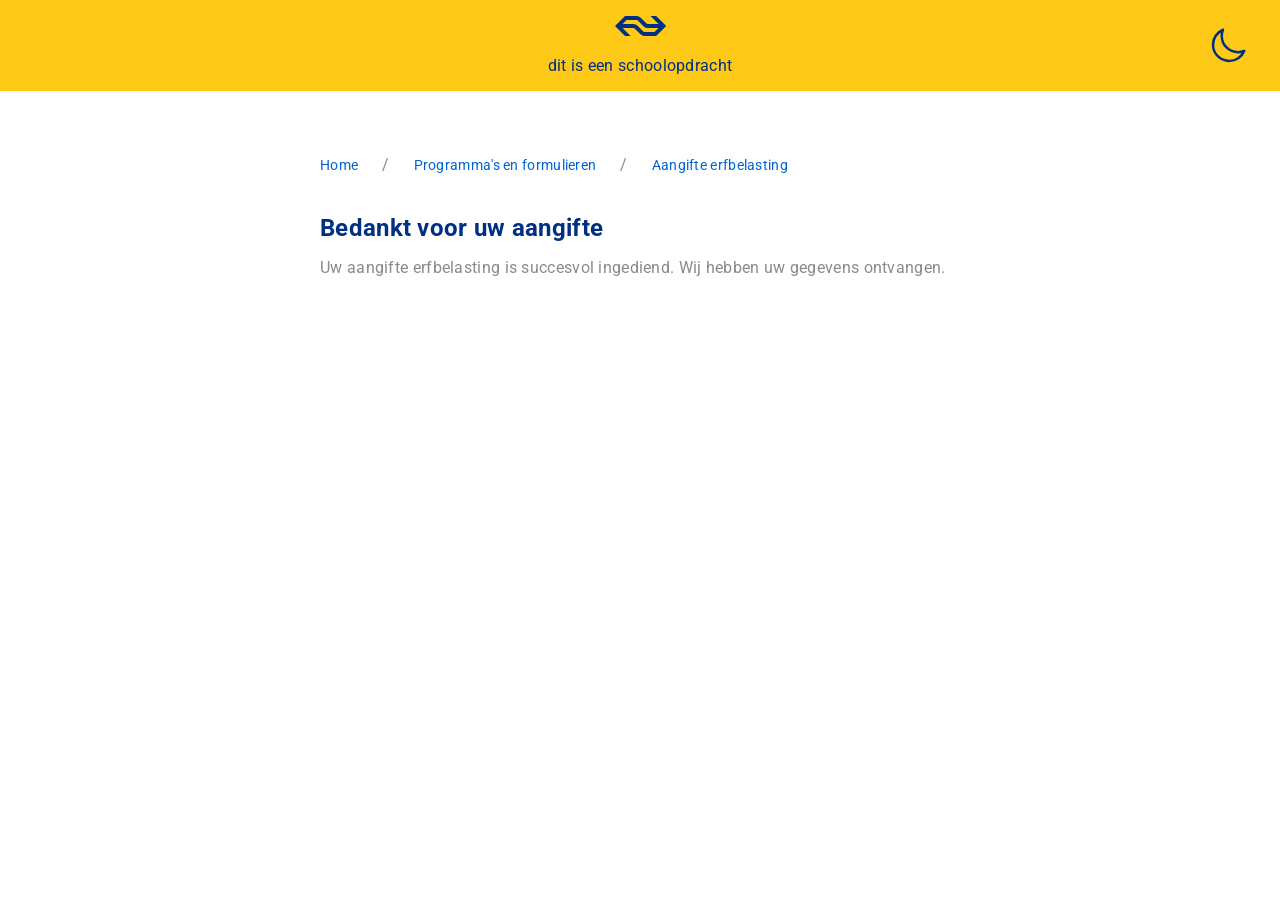
<file: bevestiging.html>
<!DOCTYPE html>
<html class="no-js" lang="en">
<head>
    <meta charset="UTF-8">
    <meta name="viewport" content="width=device-width, initial-scale=1.0">
    <title>Aangifte erfbelasting</title>

    <link href="styles/style.css" rel="stylesheet">
    <link rel="icon" type="image/png" sizes="32x32" href="images/favicon-32x32.png?v=2">

    <!-- v=2 https://claude.ai/chat/cecf5ec5-ee97-4627-b7eb-3ed5d92c6b74 -->

    <style>
    @import url('https://fonts.googleapis.com/css2?family=Roboto:ital,wght@0,100..900;1,100..900&display=swap');
    </style>
</head>


<body>
    <header>
        <label for="colorscheme-btn">
            <svg xmlns="http://www.w3.org/2000/svg" fill="none" viewBox="0 0 24 24" stroke-width="1.5" stroke="currentColor" class="size-6">
                <path stroke-linecap="round" stroke-linejoin="round" d="M21.752 15.002A9.72 9.72 0 0 1 18 15.75c-5.385 0-9.75-4.365-9.75-9.75 0-1.33.266-2.597.748-3.752A9.753 9.753 0 0 0 3 11.25C3 16.635 7.365 21 12.75 21a9.753 9.753 0 0 0 9.002-5.998Z" />
            </svg>
        </label>
        <nav>
            <label for="colorscheme-btn">
                <input type="checkbox" name="colorscheme-btn">
                <img src="images/Logo Nederlandse Spoorwegen.svg" alt="">
            </label>
            <p>dit is een schoolopdracht</p>
        </nav>

        <label for="colorscheme-btn">
            <input type="checkbox" name="colorscheme-btn">
                <svg xmlns="http://www.w3.org/2000/svg" fill="none" viewBox="0 0 24 24" stroke-width="1.5" stroke="currentColor" class="size-6">
                    <path stroke-linecap="round" stroke-linejoin="round" d="M21.752 15.002A9.72 9.72 0 0 1 18 15.75c-5.385 0-9.75-4.365-9.75-9.75 0-1.33.266-2.597.748-3.752A9.753 9.753 0 0 0 3 11.25C3 16.635 7.365 21 12.75 21a9.753 9.753 0 0 0 9.002-5.998Z" />
                </svg>
        </label>

    </header>

    <section>
        <nav>
            <ul>
                <li><a href="#">Home</a></li><p>/</p>
                <li><a href="#">Programma's en formulieren</a></li><p>/</p>
                <li><a href="#">Aangifte erfbelasting</a></li>
            </ul>
        </nav>
        <h1>
            Bedankt voor uw aangifte
        </h1>
        <p>
            Uw aangifte erfbelasting is succesvol ingediend. Wij hebben uw gegevens ontvangen.
        </p>
    </section>

    

    <script src="scripts/script.js"></script>
</body>
</html>
</file>
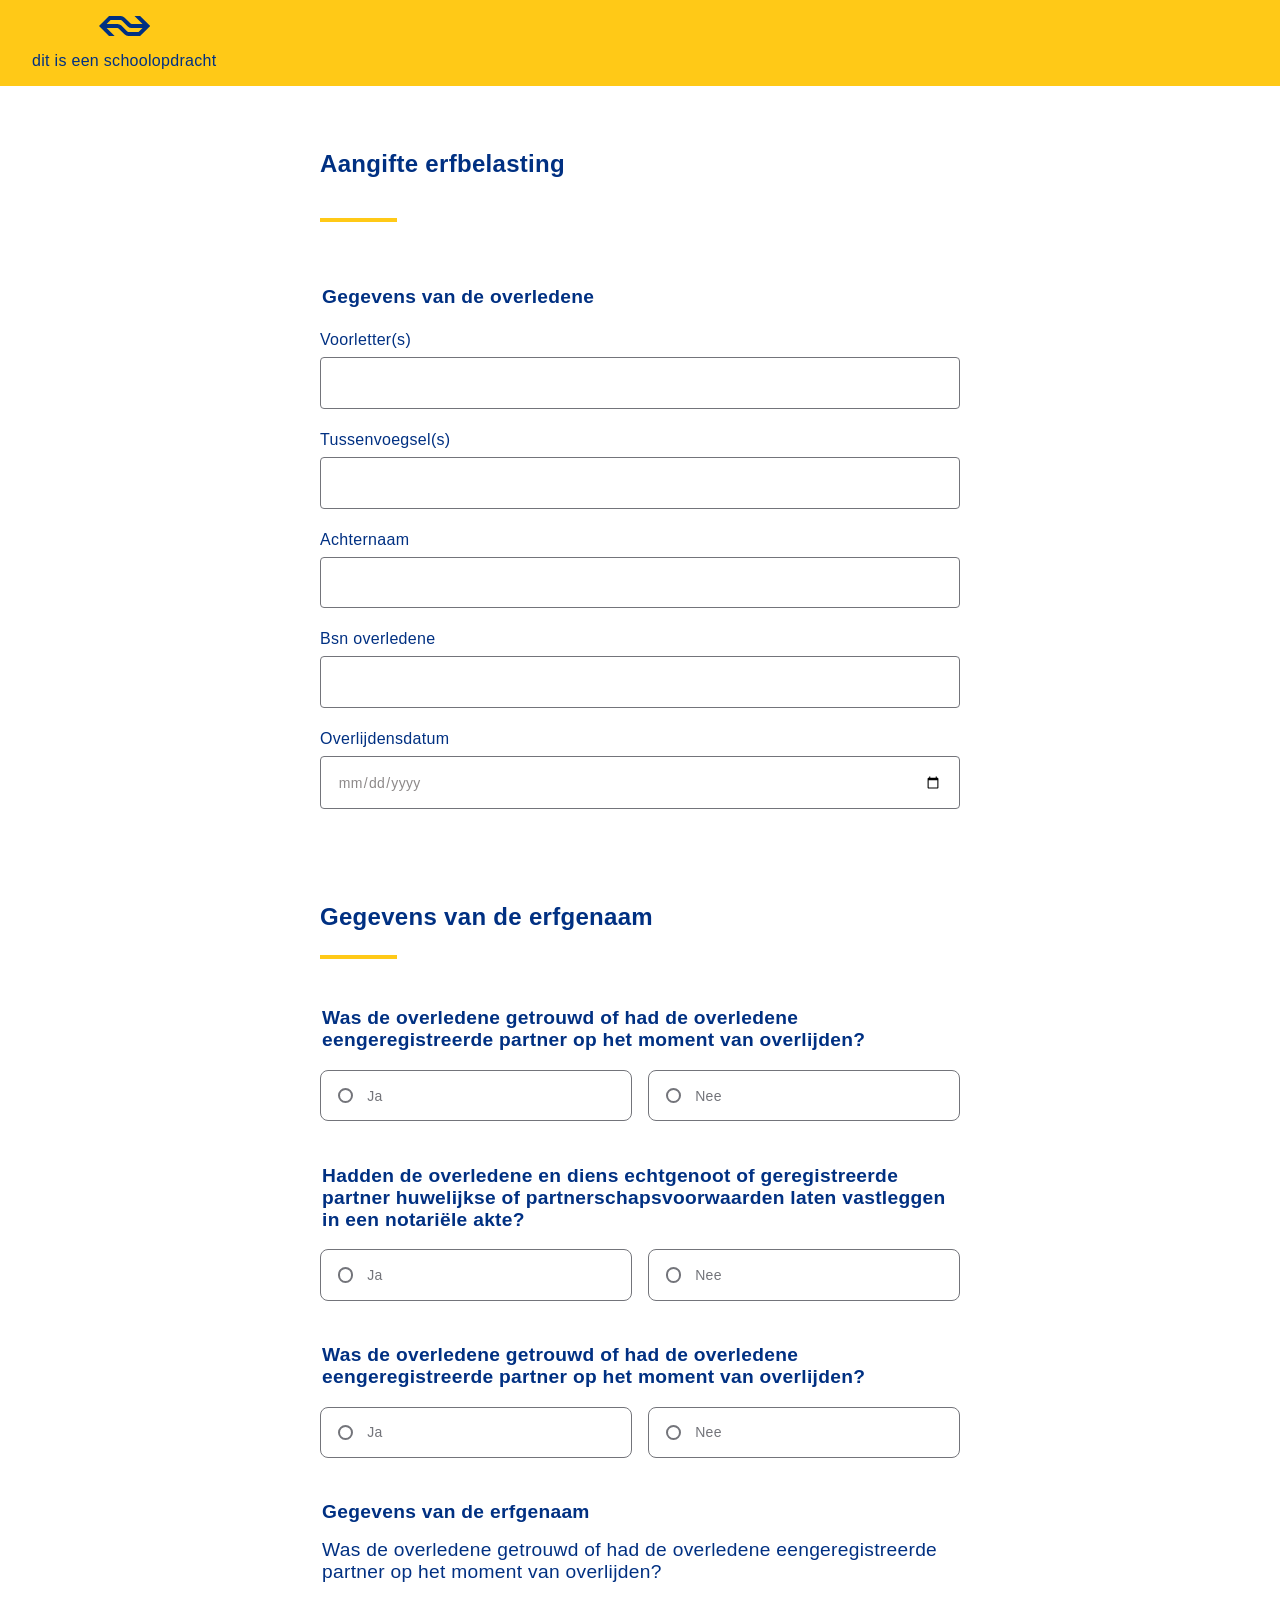
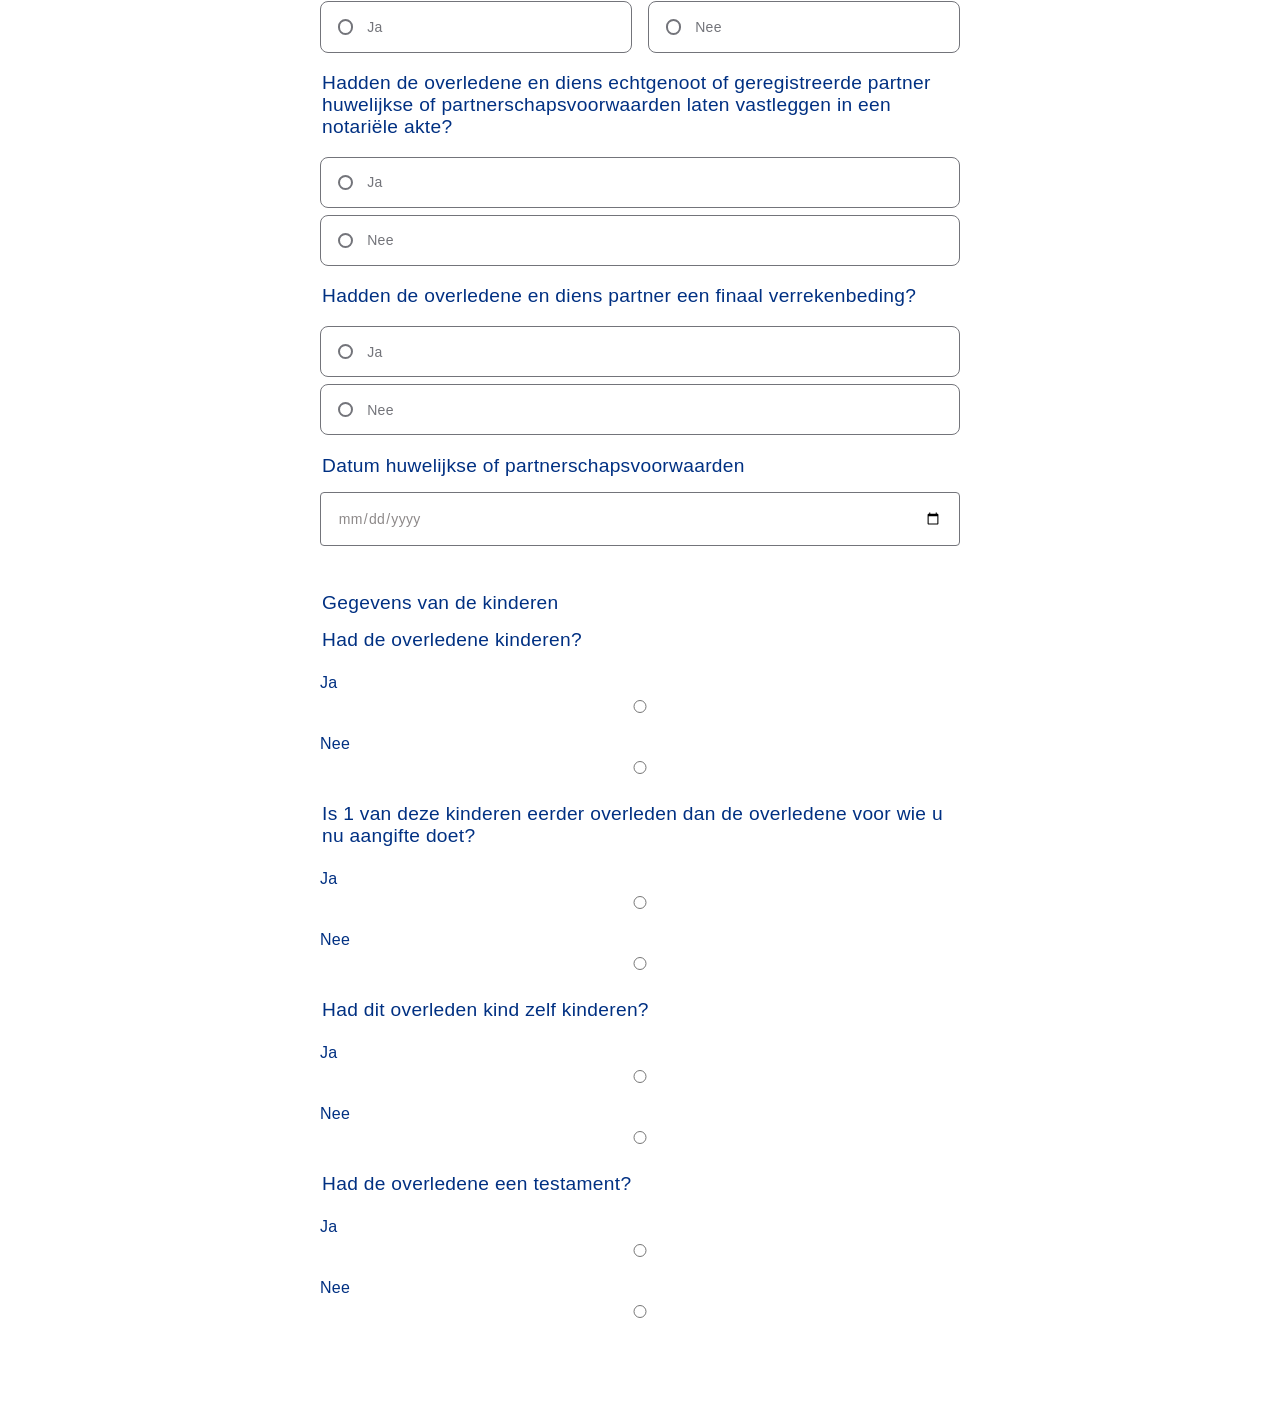
<file: index copy.html>
<!DOCTYPE html>
<html lang="en">
<head>
    <meta charset="UTF-8">
    <meta name="viewport" content="width=device-width, initial-scale=1.0">
    <title>Aangifte erfbelasting</title>

    <link href="styles/style.css" rel="stylesheet">
    <link rel="icon" type="image/png" sizes="32x32" href="images/favicon-32x32.png">
</head>


<body>
    <header>
        <nav>
            <img src="images/Logo Nederlandse Spoorwegen.svg" alt="">
            <p>dit is een schoolopdracht</p>
        </nav>
    </header>

    <section>
        <h1>
            Aangifte erfbelasting
        </h1>
        <hr>
    </section>

    <section>
        <form action= "." method="get">
            <fieldset class="mainFieldset">
                <legend>
                    Gegevens van de overledene
                </legend>

                <!-- <label for="voorletters">Voorletter(s)
                    <input id="voorletters" type="text" required>
                </label>
                
                <label for="tussenvoegsel">Tussenvoegsel(s)
                    <input id="tussenvoegsel" type="text" required>
                </label>
                
                <label for="achternaam">Achternaam
                    <input id="achternaam" type="text" required>
                </label>

                <label for="bsn">Bsn overledene
                    <input id="bsn" type="text" required>
                </label>
                
                <label for="date">Overlijdensdatum
                    <input id="date" type="date" required>
                </label> -->
                

                <label for="voorletters">Voorletter(s)</label>
                <input id="voorletters" type="text" required>

                <label for="tussenvoegsel">Tussenvoegsel(s)</label>
                <input id="tussenvoegsel" type="text" required>

                <label for="achternaam">Achternaam</label>
                <input id="achternaam" type="text" required>

                <label for="bsn">Bsn overledene</label>
                <input id="bsn" type="text" required>

                <label for="date">Overlijdensdatum</label>
                <input id="date" type="date" required>

            </fieldset>

            <div class="subheading">
                <h2>
                Gegevens van de erfgenaam
                </h2>

                <hr>
            </div>

            <fieldset class="mainFieldset test" >
                <legend>
                        Was de overledene getrouwd of had de overledene eengeregistreerde partner op het moment van overlijden?
                </legend>

                <div class="mainHolder">
                        <div class="holder">
                            <label for="1b-1-ja">Ja</label>
                            <input type="radio" id="1b-1-ja" name="getrouwd" value="ja">
                        </div>

                    <div class="holder">
                        <label for="1b-1-nee">Nee</label>
                            <input type="radio" id="1b-1-nee" name="getrouwd" value="nee">
                        </div>
                    </div>
            </fieldset>

            <fieldset class="mainFieldset test" >
                <legend>
                        Hadden de overledene en diens echtgenoot of geregistreerde partner huwelijkse of partnerschapsvoorwaarden laten vastleggen in een notariële akte?
                </legend>

                <div class="mainHolder">
                    <div class="holder">
                        <label for="1b-2-ja">Ja</label>
                        <input type="radio" id="1b-2-ja" name="huwelijkseVoorwaarden" value="ja">
                    </div>

                    <div class="holder">
                        <label for="1b-2-nee">Nee</label>
                        <input type="radio" id="1b-2-nee" name="huwelijkseVoorwaarden" value="nee">
                    </div>
                </div>
            </fieldset>

            <fieldset class="mainFieldset test" >
                <legend>
                        Was de overledene getrouwd of had de overledene eengeregistreerde partner op het moment van overlijden?
                </legend>

                <div class="mainHolder">
                        <div class="holder">
                            <label for="1b-1-ja">Ja</label>
                            <input type="radio" id="1b-1-ja" name="getrouwd" value="ja">
                        </div>

                    <div class="holder">
                        <label for="1b-1-nee">Nee</label>
                            <input type="radio" id="1b-1-nee" name="getrouwd" value="nee">
                        </div>
                    </div>
            </fieldset>

            

            <fieldset class="mainFieldset">
                <legend>
                    Gegevens van de erfgenaam
                </legend>

                <fieldset class="questionFieldset">
                    <legend>
                        Was de overledene getrouwd of had de overledene eengeregistreerde partner op het moment van overlijden?
                    </legend>

                    <div class="mainHolder">
                        <div class="holder">
                            <label for="1b-1-ja">Ja</label>
                            <input type="radio" id="1b-1-ja" name="getrouwd" value="ja">
                        </div>

                    <div class="holder">
                        <label for="1b-1-nee">Nee</label>
                            <input type="radio" id="1b-1-nee" name="getrouwd" value="nee">
                        </div>
                    </div>
                    
                    
                </fieldset>

                <fieldset class="questionFieldset">
                    <legend>
                        Hadden de overledene en diens echtgenoot of geregistreerde partner huwelijkse of partnerschapsvoorwaarden laten vastleggen in een notariële akte?
                    </legend>

                    <div class="holder">
                        <label for="1b-2-ja">Ja</label>
                        <input type="radio" id="1b-2-ja" name="huwelijkseVoorwaarden" value="ja">
                    </div>

                    <div class="holder">
                        <label for="1b-2-nee">Nee</label>
                        <input type="radio" id="1b-2-nee" name="huwelijkseVoorwaarden" value="nee">
                    </div>
                </fieldset>

                <fieldset class="questionFieldset">
                    <legend>
                        Hadden de overledene en diens partner een finaal verrekenbeding?
                    </legend>

                    <div class="holder">
                        <label for="1b-3-ja">Ja</label>
                        <input type="radio" id="1b-3-ja" name="finaalVerrekenbeding" value="ja">
                    </div>

                    <div class="holder">
                        <label for="1b-3-nee">Nee</label>
                        <input type="radio" id="1b-3-nee" name="finaalVerrekenbeding" value="nee">
                    </div>
                </fieldset>

                <fieldset class="questionFieldset">
                    <legend>Datum huwelijkse of partnerschapsvoorwaarden</legend>
                    <input type="date" id="datumHuwelijkseVoorwaarden" name="datumHuwelijkseVoorwaarden">
                </fieldset>
            </fieldset>

            <fieldset>
                <legend>Gegevens van de kinderen</legend>

                <fieldset>
                    <legend>
                        Had de overledene kinderen?
                    </legend>
                    <label for="1c-1-ja">Ja</label>
                    <input type="radio" id="1c-1-ja" name="kinderen" value="ja">
                    
                    <label for="1c-1-nee">Nee</label>
                    <input type="radio" id="1c-1-nee" name="kinderen" value="nee">
                </fieldset>

                <fieldset>
                    <legend>
                        Is 1 van deze kinderen eerder overleden dan de overledene voor wie u nu aangifte doet?
                    </legend>

                    <label for="1c-2-ja">Ja</label>
                    <input type="radio" id="1c-2-ja" name="kinderenOverleden" value="ja"> 

                    <label for="1c-2-nee">Nee</label>
                    <input type="radio" id="1c-2-nee" name="kinderenOverleden" value="nee">
                </fieldset>

                <fieldset>
                    <legend>
                        Had dit overleden kind zelf kinderen?
                    </legend>

                    <label for="1c-3-ja">Ja</label>
                    <input type="radio" id="1c-3-ja" name="kleinkinderen" value="ja">

                    <label for="1c-3-nee">Nee</label>
                    <input type="radio" id="1c-3-nee" name="kleinkinderen" value="nee">
                </fieldset>

                <fieldset>
                    <legend>
                        Had de overledene een testament?
                    </legend>

                    <label for="1c-4-ja">Ja</label>
                    <input type="radio" id="1c-4-ja" name="testament" value="ja">

                    <label for="1c-4-nee">Nee</label>
                    <input type="radio" id="1c-4-nee" name="testament" value="nee">
                </fieldset>
            </fieldset>
  
            
        </form>
    </section>

</body>

</html>
</file>
<file: styles/style.css>
*, *::after, *::before {
        box-sizing:border-box;  
    }

    *{
        margin: 0;
    }


    html{
        scroll-behavior: smooth;

        color-scheme: light;
        --colour-background: #FFC917;
        --colour-secondary-background: light-dark(#E6E6E9, #252527);
        --colour-grey:light-dark(#F7F7F9, #252527);
        --colour-text: light-dark(#003082, #D6D7DC);
        --colour-text-secondary: #0063D3;
        --colour-secondary: light-dark(#ffffff, #252527);
        --colour-darkgrey: light-dark(#73747A,#eae4e4);

        font-family: 'Roboto', sans-serif;
        color: var(--colour-text);
        /* background-color: var(--colour-grey); */
        background-color: var(--colour-secondary);
        letter-spacing: 0.3px;
    }

    *:focus{
        outline: 2px solid var(--colour-text-secondary);
        outline-offset: 2px;
    }

    #date, #datumHuwelijkseVoorwaarden{
        font-family: 'Roboto', sans-serif;
        letter-spacing: 0.3px;
        color: rgb(141, 137, 137);
    }


    header{
        width: 100%;
        display: flex;
        justify-content: space-between;
        align-items: center;
        padding: 1rem 2rem;
        background-color: var(--colour-background);
    }

    nav{
        display: flex;
        flex-direction: column;
        align-items: center;
        gap: 1em;
    }

    nav p{
        color: #003082;
    }

    header svg{
        width: 2.5em;
        height: 2.5em;
        color: #003082;
        position: relative;
    }

    header > label {
        position: relative;
        width: 2.5em;
        height: 2.5em;
    }

    header label:nth-child(1):not(nav label:nth-child(1)){
        opacity: 0;
    }


    /* colorscheme button */
    input[type="checkbox"]{
        opacity: 0;
        cursor: pointer;
        position: absolute;
        inset: 0;
        margin: 0;
        aspect-ratio: 1;
        z-index: 2;
    }

    nav label{
        position: relative;
    }

    html:has(input[name="colorscheme-btn"]:checked) {
        color-scheme:dark;

        & header svg{
            fill: #003082;
        }
    }

    section{
        margin: 1em 20em 4em 20em;
        /* max-width: 40vw; */
        display: block;
        /* margin: 0 auto; */
    }

    /* styling nav */
    section nav{
        align-items: start;
        margin-bottom: 1.5em;
    }

    ul{
        display: flex;
        flex-direction: row;
        gap: 1.5em;
        padding: 0;
    }

    li{
        list-style: none;
    }

    li a{
        color: var(--colour-text-secondary);
        text-decoration: none;
        font-size: 14px;
    }

    /* styling eerste section */
    section:nth-of-type(1){
        display: flex;
        flex-direction: column;
        gap: 1em;
        padding-top: 3em;
    }

    section:nth-of-type(1) p{
        color: rgb(141, 137, 137);
    }

    fieldset{
        border: none;
        border-radius: 12px;
        padding: 0;
        margin-bottom: 1em;

        display: flex;
        flex-direction: column;
        background-color: var(--colour-secondary);
        /* filter: drop-shadow(5px 5px 4px var(--colour-secondary-background));  */
    }

    fieldset label{
        display: flex;
        flex-direction: column;
        gap: 0.5em;
        padding: 0.5em 0;
        width: 100%;
    }

    fieldset input{
        /* padding: 0.5em; */
        padding: 1.2em;
        border: 1px solid #73747A;
        border-radius: 4px;
        margin-bottom: 1em;
    }

    /* section:nth-of-type(2) fieldset{
        border: none;
    } */

    #reset-btn{
        background-color: transparent;
        color: var(--colour-text-secondary);
        border: 1px solid var(--colour-text-secondary);
        margin-top: 2em;
        padding: 0.5em 1em;
        font-weight: normal;
        border-radius: 8px;
        cursor: pointer;
        transition: 0.3s;
        display: flex;
        align-items: center;
        gap: 0.5em;

        &::after{
            content: "";
            display: inline-block;
            width: 1.2em;
            height: 1.2em;

            background-color: var(--colour-text-secondary);
            mask-image: url("data:image/svg+xml,%3Csvg xmlns='http://www.w3.org/2000/svg' fill='none' viewBox='0 0 24 24' stroke-width='1.5' stroke='currentColor'%3E%3Cpath stroke-linecap='round' stroke-linejoin='round' d='M16.023 9.348h4.992v-.001M2.985 19.644v-4.992m0 0h4.992m-4.993 0 3.181 3.183a8.25 8.25 0 0 0 13.803-3.7M4.031 9.865a8.25 8.25 0 0 1 13.803-3.7l3.181 3.182m0-4.991v4.99' /%3E%3C/svg%3E");

            mask-size: contain;
            mask-repeat: no-repeat;
        }

        &:hover{
            background-color: var(--colour-secondary-background);
        }
    }

    .name{
        display: flex;
        flex-direction: row;
        gap: 0.5em;
        width: 100%;
    }

    .name div{
        flex-grow: 1;
    }

    .name label:nth-child(3), .name div:nth-child(3) {
        flex-grow: 12;
    }
    .mainHolder{
        display: flex;
        flex-direction: row;
        gap: 1em;
    }

    .holder{
        padding: 0.2em 0;
        width: 100%;
    }

    input{
        background-color: var(--colour-secondary);
    }

    .holder input[type="radio"] {
        position: absolute;
        opacity: 0;
        width: 0;
        height: 0;
    }

    .holder:has(input:focus-visible) label {
        outline: 2px solid var(--colour-text-secondary);
        outline-offset: 2px;
    }

    .holder label{
        padding: 1.2em;
        /* border: 1px solid #C4C4CA; */
        border: 1px solid #73747A;
        border-radius: 8px;
        cursor: pointer;
        display: flex;
        color: var(--colour-darkgrey);

        font-weight: 200;
        transition: 0.5s;
    }


    .mainFieldset input, .holder label {
        font-size: 14px;
    }

    .holder label {
        border: 1px solid #73747A;
    }

    .holder label:hover {
        border: 1px solid #0063D3;
        background-color: rgb(0 99 211 / 0.1);
        color: var(--colour-text-secondary);
        
        &::before {
            border-color: #0063D3;
        }
    }

    .holder:has(input:checked) label {
        border: 1px solid var(--colour-text-secondary);
        box-shadow: inset 0 0 0 2px var(--colour-text-secondary);
    }

    .mainFieldset{
        /* background-color: var(--colour-background); */
        font-weight: bold;
    }

    label{
        font-weight: normal;
    }

    .questionFieldset{
        filter: none;
        font-weight: normal;
    }

    hr{
        margin-top: 1.5em;
        width: 12%;
        border: 2.5px solid var(--colour-background);
    }

    .test{
        filter: none;
        background-color: transparent;
        margin-bottom: 2em;
        padding-bottom: 0.5em;
    }

    legend{
        margin-bottom: 0.8em;
        font-size: 1.2em;
    }

    .mainFieldset .mainFieldset legend{
        font-size: 1em;
    }

    details{
        margin-bottom: 1em;

        & summary{
            display: inline-flex;
            align-items: center;
            gap: 0.4em;
            font-size: 0.7em;

            &:hover{
                cursor: pointer;
            }
        }

        & summary::before {
            content: "▶";
            transition: transform 0.2s;
        }

        &[open] summary::before {
            transform: rotate(90deg);
        }

        & summary::after {
            content: "";
            display: inline-block;
            width: 1.2em;
            height: 1.2em;

            background-color: var(--colour-text);
            mask-image: url("data:image/svg+xml,%3Csvg xmlns='http://www.w3.org/2000/svg' fill='none' viewBox='0 0 24 24' stroke-width='1.5' stroke='currentColor' class='size-6'%3E%3Cpath stroke-linecap='round' stroke-linejoin='round' d='m11.25 11.25.041-.02a.75.75 0 0 1 1.063.852l-.708 2.836a.75.75 0 0 0 1.063.853l.041-.021M21 12a9 9 0 1 1-18 0 9 9 0 0 1 18 0Zm-9-3.75h.008v.008H12V8.25Z'/%3E%3C/svg%3E");
            mask-size: contain;
            mask-repeat: no-repeat;
        }

        & p{
            margin-top: 0.2em;
            font-weight: normal;
        }

        & ul{
            display: flex;
            flex-direction: column;
            gap: 0;

            & li{
                list-style: disc;
                margin-left: 1.5em;
            }
        }
    }

    .subheading{
        margin: 5em 0 3em 0;
        position: relative;
    }


    #datumHuwelijkseVoorwaarden{
        width: 100%;
        cursor: pointer;
    }

    label[for="protocolNummer"]{
        margin-top: 1em;
    }

    /* deel 3 verkrijgers */
    .verkrijger{
        margin-top: 4em;
        margin-bottom: 2em;
        padding-bottom: 0;
    }

    #bsnRsin{
        margin-bottom: 1em;
    }

    .verkrijger .mainFieldset legend{
        font-weight: normal;
    }

    .verkrijger .mainFieldset{
        margin: .8em 0;
    }


    /* submit button */
    button{
        padding: 1em 2em;
        border: none;
        background-color: var(--colour-text-secondary);
        color: var(--colour-secondary);
        font-size: 16px;
        font-weight: bold;
        border-radius: 8px;
        cursor: pointer;
        transition: 0.3s;    
    }

    button:hover{
        background-color: var(--colour-text);
    }

    button:has(svg){
        margin-bottom: 2em;
        font-size: 14px;
        background-color: var(--colour-background);
        color: #003082;
    }

    button:has(svg):hover{
        background-color: #f0af09;
    }

    button svg{
        width: 1em;
        height: 1.5em;
        margin-right: 0.8em;
    }




    /* error messages */
    input:user-invalid,
    .holder:has(input[type="radio"]:user-invalid) label {
        border: 2px solid red;
    }

    input:required:user-valid{
        border: 2px solid green;
    }

    .error{
        color: #BB271A;
        display: none;
        font-size: 14px;
    }

    fieldset:has(#overledene-voorletters:user-invalid) #error-overledene-voorletters,
    fieldset:has(#overledene-achternaam:user-invalid) #error-overledene-achternaam,
    fieldset:has(#bsn:user-invalid) #error-ongeldige-bsn,
    fieldset:has(#protocolNummer:user-invalid) #error-protocolNummer,
    fieldset:has(#notaris-voorletters:user-invalid) #error-notaris-voorletters,
    fieldset:has(#notaris-tussenvoegsel:user-invalid) #error-notaris-tussenvoegsel,
    fieldset:has(#notaris-achternaam:user-invalid) #error-notaris-achternaam,
    fieldset:has(#verkrijger1-voorletters:user-invalid) #error-verkrijger1-voorletters,
    fieldset:has(#verkrijger1-achternaam:user-invalid) #error-verkrijger1-achternaam
    {
        display: flex;
        display: flex;
        align-items: center;
        gap: 0.4em;
        margin-top: -1em;
        margin-bottom: 1em;

        &::before{
            content: "";
            display: inline-block;
            width: 20px;
            height: 20px;

            background-image: url("data:image/svg+xml,%3Csvg xmlns='http://www.w3.org/2000/svg' height='24px' viewBox='0 -960 960 960' width='24px' fill='%23BB271A'%3E%3Cpath d='M508.5-291.5Q520-303 520-320t-11.5-28.5Q497-360 480-360t-28.5 11.5Q440-337 440-320t11.5 28.5Q463-280 480-280t28.5-11.5ZM440-440h80v-240h-80v240Zm40 360q-83 0-156-31.5T197-197q-54-54-85.5-127T80-480q0-83 31.5-156T197-763q54-54 127-85.5T480-880q83 0 156 31.5T763-763q54 54 85.5 127T880-480q0 83-31.5 156T763-197q-54 54-127 85.5T480-80Z'/%3E%3C/svg%3E");

            background-size: contain;
        }
    }

    .mainFieldset:has(input[type="radio"]:user-invalid) .error,
    .mainFieldset:not(.hidden):has(input[type="radio"]:user-invalid) .error{
        display: flex;
        align-items: center;
        gap: 0.4em;
        margin-top: 0.5em;
        margin-bottom: 1em;

        &::before{
            content: "";
            display: inline-block;
            width: 20px;
            height: 20px;

            background-image: url("data:image/svg+xml,%3Csvg xmlns='http://www.w3.org/2000/svg' height='24px' viewBox='0 -960 960 960' width='24px' fill='%23BB271A'%3E%3Cpath d='M508.5-291.5Q520-303 520-320t-11.5-28.5Q497-360 480-360t-28.5 11.5Q440-337 440-320t11.5 28.5Q463-280 480-280t28.5-11.5ZM440-440h80v-240h-80v240Zm40 360q-83 0-156-31.5T197-197q-54-54-85.5-127T80-480q0-83 31.5-156T197-763q54-54 127-85.5T480-880q83 0 156 31.5T763-763q54 54 85.5 127T880-480q0 83-31.5 156T763-197q-54 54-127 85.5T480-80Z'/%3E%3C/svg%3E");

            background-size: contain;
        }
    }

    /* fieldset:has(#overledene-voorletters:user-invalid) #error-overledene-voorletters::before,
    fieldset:has(#overledene-achternaam:user-invalid) #error-overledene-achternaam::before,
    fieldset:has(#bsn:user-invalid) #error-ongeldige-bsn::before {
        content: "";
        display: inline-block;
        width: 20px;
        height: 20px;

        background-image: url("data:image/svg+xml,%3Csvg xmlns='http://www.w3.org/2000/svg' height='24px' viewBox='0 -960 960 960' width='24px' fill='%23BB271A'%3E%3Cpath d='M508.5-291.5Q520-303 520-320t-11.5-28.5Q497-360 480-360t-28.5 11.5Q440-337 440-320t11.5 28.5Q463-280 480-280t28.5-11.5ZM440-440h80v-240h-80v240Zm40 360q-83 0-156-31.5T197-197q-54-54-85.5-127T80-480q0-83 31.5-156T197-763q54-54 127-85.5T480-880q83 0 156 31.5T763-763q54 54 85.5 127T880-480q0 83-31.5 156T763-197q-54 54-127 85.5T480-80Z'/%3E%3C/svg%3E");

        background-size: contain;
    } */


    /* .mainHolder + .error {
        display: none;
    } */



    .hidden{
        display: none;
    }


    /* .mainFieldset:has(input[name="getrouwd"][value="ja"]:checked) {
        +.mainFieldset.hidden{
            display: block; 
        }

        .mainFieldset:has(input[name="huwelijkseVoorwaarden"][value="ja"]:checked) .mainFieldset.hidden{
            display: block; 
        }
    } */

    /* .mainFieldset:has(input[name="huwelijkseVoorwaarden"][value="ja"]:checked) 
    + .mainFieldset.hidden {
        display: block;
    } */

    /* .mainFieldset:has(input[name="getrouwd"][value="nee"]:checked) {
        .hidden {
            display: none;
        }
    } */


    .mainFieldset:has(input[name="getrouwd"][value="ja"]:checked) {
        + .mainFieldset.hidden {
            display: block;

            &:has(input[name="huwelijkseVoorwaarden"][value="ja"]:checked) {
                + .mainFieldset.hidden {
                    display: block;
                }
                ~ .mainFieldset.hidden:has(input[type="date"]) {
                    display: block;
                }
            }
        }
    }

    .mainFieldset:has(input[name="kinderen"][value="ja"]:checked) {
        + .mainFieldset.hidden {
            display: block;

            &:has(input[name="kinderenOverleden"][value="ja"]:checked) {
                + .mainFieldset.hidden {
                    display: block;
                }
            }
        }
    }

    .mainFieldset:has(input[name="testament"][value="ja"]:checked) {
        & div.hidden {
            display: block;
        }
    }



.verkrijgerVerwijderen{
    background-color: var(--colour-secondary-background);
}

.verkrijgerVerwijderen:hover{
    background-color: #c4c4c8;
}

.verkrijgerKnoppen{
    display: flex;
    flex-direction: row;
    gap: 1em;
}

.js .verkrijger {
  display: none;
}

.js .mainFieldset:has(input[name="geenAangifte"][value="ja"]:checked) {
    + .mainFieldset.verkrijger {
        display: block;
    }

    ~ .verkrijgerKnoppen button {
        display: block;
        display: flex;
        align-items: center;
    }
}

.no-js .mainFieldset:has(input[name="geenAangifte"][value="ja"]:checked) {
    ~ .mainFieldset.verkrijger {
        display: block;
    }
}

.js .verkrijger.zichtbaar {
  display: block;
}

button:disabled {
    opacity: 0.4;
    cursor: not-allowed;
}
.no-js .verkrijgerVerwijderenIndividueel {
    display: none;
} 

.verkrijgerVerwijderenIndividueel {
    margin-bottom: 1.5em;
    font-size: 14px;
    background-color: var(--colour-secondary-background);
    color: var(--colour-text);
    display: flex;
    align-items: center;
    gap: 0.4em;
}
.verkrijgerVerwijderenIndividueel:hover {
    background-color: #c4c4c8;
}





/* nieuwe code na feedback van Vasilis */
.no-js .instellingOfPersoon{
    display: none;
}

.holder label {
    padding: 1.2em;
    border: 1px solid #73747A;
    border-radius: 8px;
    cursor: pointer;
    display: flex;
    flex-direction: row;
    align-items: center;
    gap: 1em;
    color: var(--colour-darkgrey);
    font-weight: 200;
    transition: 0.5s;
}

.holder label::before {
    content: "";
    display: inline-block;
    width: 1.1em;
    height: 1.1em;
    border: 2px solid #73747A;
    border-radius: 50%;
    flex-shrink: 0;
    transition: 0.3s;
}

.holder:has(input:checked) label::before {
    border-color: var(--colour-text-secondary);
    background-color: var(--colour-text-secondary);
    box-shadow: inset 0 0 0 3px var(--colour-secondary);
}

.holder:has(input:checked) label{
    font-weight: bold;
    color: var(--colour-text-secondary);
    background-color: rgb(0 99 211 / 0.1);
}

#reset-dialog {
    display: none;
    border: none;
    border-radius: 8px;
    padding: 2em;
    
    margin: auto;
    
    & h2{
        color: var(--colour-text);
    }

    & .dialog-btns {
        display: flex;
        justify-content: flex-end;
        gap: 1em;
        margin-top: 1em;

        & button {
            padding: 1em;
            border-radius: 8px;
            font-size: 14px;
        }
        & button:nth-of-type(1) {
            background-color: transparent;
            color: var(--colour-text-secondary);
            border: 1px solid var(--colour-text-secondary);
        }
    }

    &::backdrop {
        background: rgba(0, 0, 0, 0.45);
    }
}

#reset-dialog[open] {
    display: flex;
    flex-direction: column;
    gap: 0.5em;
}

input:disabled {
    opacity: 0.4;
    background-color: var(--colour-secondary-background);
}

label:has(input:disabled) {
    opacity: 0.4;
}

.js #verkrijgers-container .verkrijger.dynamisch {
    display: block;
}

/* mediaqueries */
@media (min-width: 1440px) {
    details{
        & summary{
            font-size: 1em;
        }
    }
}

@media (max-width: 1024px) {
    .container{
        max-width: 1024px;
    }

    section{
        margin: 1em 10em 4em 10em;
    }
}

@media (min-width: 769px){
    details{
        & summary{
            font-size: 1em;
        }
    }

    #reset-btn{
        font-size: 1em;
        position: absolute;
        top: 0;
        right: 0;
        margin-top: 0;
    }

    .wrapper-verkrijger-btn{
        display: flex;
        justify-content: space-between;
        align-items: center;
        gap: 2em;
    }

    #reset-dialog{
        max-width: 40vw;
        
        & .dialog-btns {
            gap: 1em;
            margin-top: 2em;
        }
    }
}

@media (max-width: 768px) {
    .container{
        max-width: 768px;
    }

    section{
        margin: 1em 2em 4em 2em;
    }

    .name, ul{
        flex-wrap: wrap;
    }

    ul{
        gap: 0.5em;
    }

    .mainHolder, .verkrijgerKnoppen{
        flex-direction: row;
        gap: 0.5em;
    }

    .verkrijgerKnoppen{
        gap: 0;
    }

    h1{
        font-size: 1.5em;
    }

    h2{
        font-size: 1.2em;
    }

    legend, label, p, .mainFieldset input, .holder label, button {
        font-size: 0.8em;
    }
    
    details summary::after {
        width: 16px;
        height:16px;
    }

    details ul li{
        font-size: 0.8em;
    }
}


/* animation */
/* fieldset, legend{
    animation-name: appear;
    animation-timeline: view();
    animation-range: normal 25%;
    animation-fill-mode: both;
} */

@keyframes appear{
    0%{
        opacity: 0%;
        scale: 0.5;
    }
    
    100%{
        opacity: 1;
        scale: 1;
    }
}
</file>
